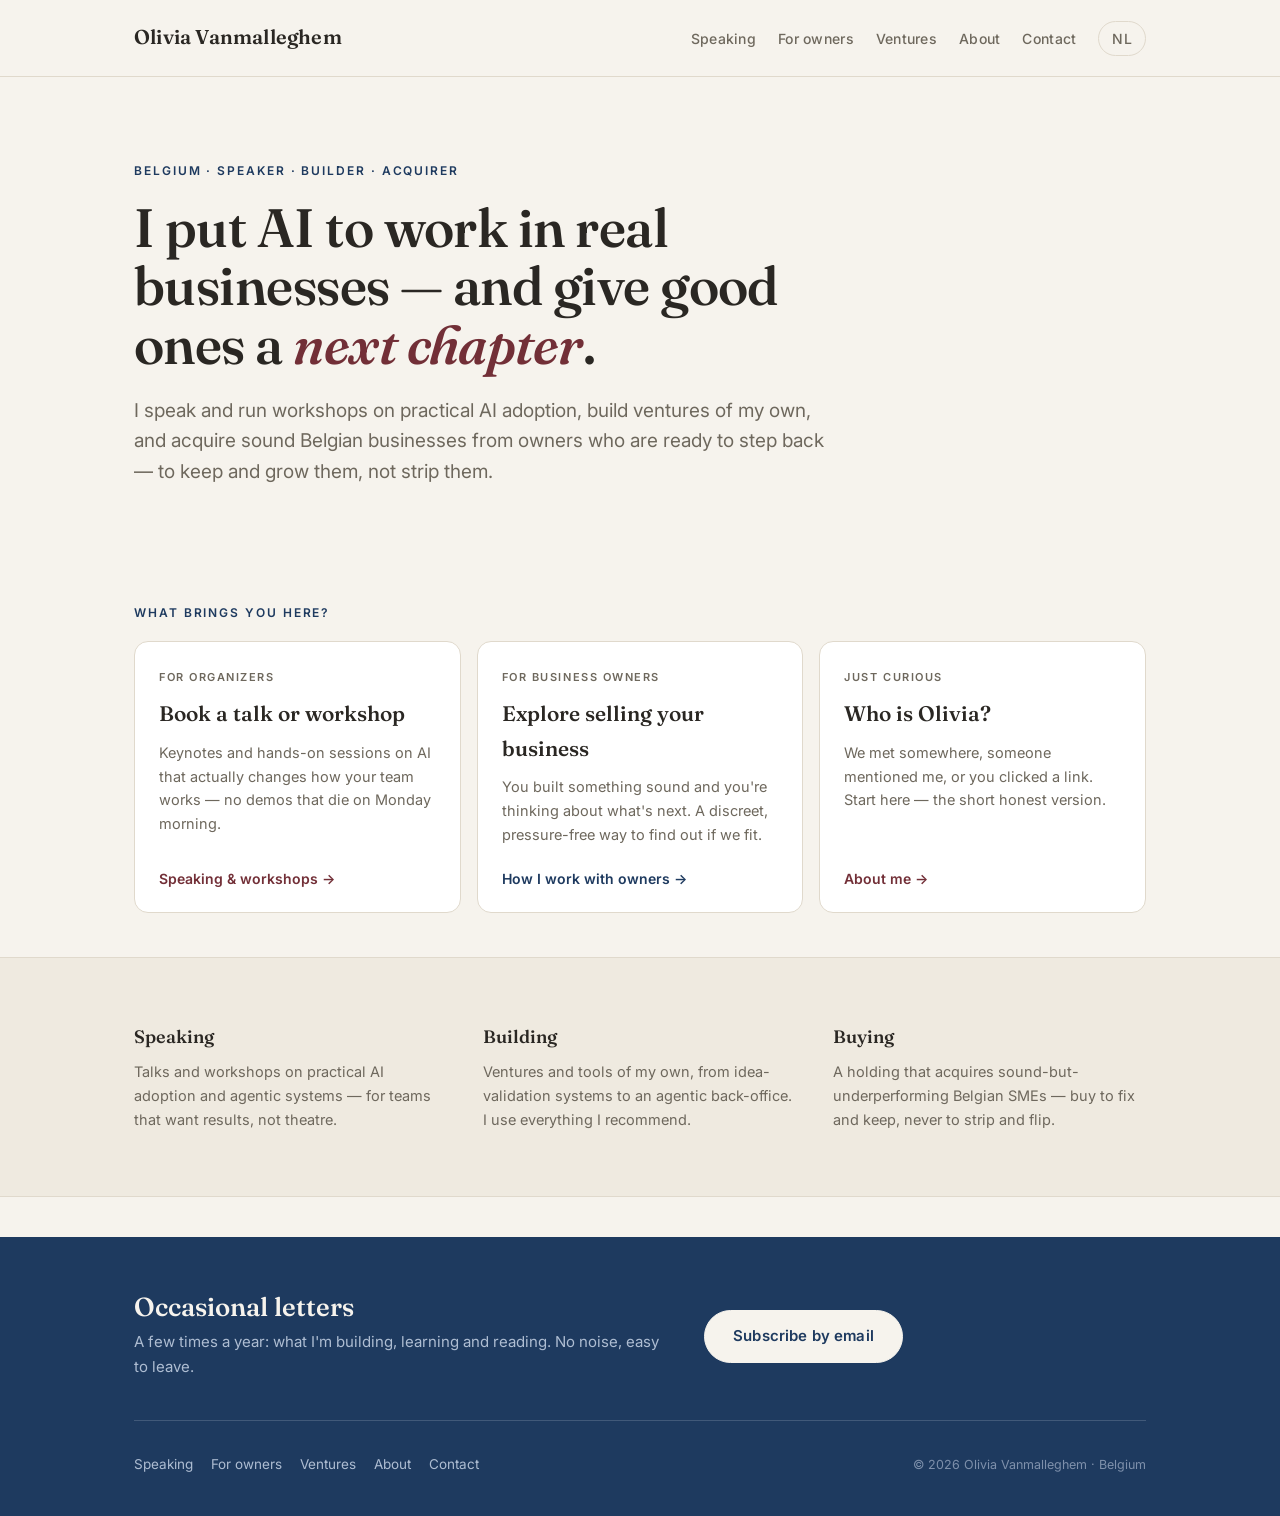
<file: sites/olivia-vanmalleghem/index.html>
<!DOCTYPE html>
<html lang="en">
<head>
<meta charset="UTF-8">
<meta name="viewport" content="width=device-width, initial-scale=1.0">
<title>Olivia Vanmalleghem — speaker, builder, buyer of good Belgian businesses</title>
<meta name="description" content="Olivia Vanmalleghem helps teams put AI to work, builds ventures, and gives owners of sound Belgian businesses a better next chapter.">
<link rel="preconnect" href="https://fonts.googleapis.com">
<link href="https://fonts.googleapis.com/css2?family=Fraunces:opsz,wght@9..144,500;9..144,560;9..144,600&family=Inter:wght@400;500;600&display=swap" rel="stylesheet">
<link rel="stylesheet" href="assets/style.css">
</head>
<body>

<header class="site"><div class="head-in">
  <a class="brand" href="index.html">Olivia Vanmalleghem</a>
  <nav class="main">
    <a href="speaking.html">Speaking</a>
    <a href="owners.html">For owners</a>
    <a href="ventures.html">Ventures</a>
    <a href="about.html">About</a>
    <a href="contact.html">Contact</a>
    <a class="lang" href="nl/index.html" hreflang="nl" lang="nl">NL</a>
  </nav>
</div></header>

<main>
  <section class="hero"><div class="wrap">
    <p class="eyebrow">Belgium · speaker · builder · acquirer</p>
    <h1>I put AI to work in real businesses — and give good ones a <em>next chapter</em>.</h1>
    <p class="lede">I speak and run workshops on practical AI adoption, build ventures of my
    own, and acquire sound Belgian businesses from owners who are ready to step back —
    to keep and grow them, not strip them.</p>
  </div></section>

  <section class="tight"><div class="wrap">
    <p class="eyebrow">What brings you here?</p>
    <div class="doors">
      <a class="door" href="speaking.html">
        <span class="k">For organizers</span>
        <h3>Book a talk or workshop</h3>
        <p>Keynotes and hands-on sessions on AI that actually changes how your team works —
        no demos that die on Monday morning.</p>
        <span class="go">Speaking &amp; workshops →</span>
      </a>
      <a class="door owners" href="owners.html">
        <span class="k">For business owners</span>
        <h3>Explore selling your business</h3>
        <p>You built something sound and you're thinking about what's next. A discreet,
        pressure-free way to find out if we fit.</p>
        <span class="go">How I work with owners →</span>
      </a>
      <a class="door" href="about.html">
        <span class="k">Just curious</span>
        <h3>Who is Olivia?</h3>
        <p>We met somewhere, someone mentioned me, or you clicked a link. Start here —
        the short honest version.</p>
        <span class="go">About me →</span>
      </a>
    </div>
  </div></section>

  <section class="strip"><div class="wrap">
    <div class="cols">
      <div>
        <h3>Speaking</h3>
        <p>Talks and workshops on practical AI adoption and agentic systems — for teams
        that want results, not theatre.</p>
      </div>
      <div>
        <h3>Building</h3>
        <p>Ventures and tools of my own, from idea-validation systems to an agentic
        back-office. I use everything I recommend.</p>
      </div>
      <div>
        <h3>Buying</h3>
        <p>A holding that acquires sound-but-underperforming Belgian SMEs — buy to fix
        and keep, never to strip and flip.</p>
      </div>
    </div>
  </div></section>
</main>

<footer class="site"><div class="foot-in">
  <div class="news">
    <div>
      <h2>Occasional letters</h2>
      <p>A few times a year: what I'm building, learning and reading. No noise, easy to leave.</p>
    </div>
    <!-- TODO: replace this mailto stub with a real newsletter provider embed (e.g. Buttondown) -->
    <a class="btn" href="mailto:hello@oliviavanmalleghem.com?subject=Newsletter%20signup">Subscribe by email</a>
  </div>
  <div class="foot-row">
    <nav>
      <a href="speaking.html">Speaking</a>
      <a href="owners.html">For owners</a>
      <a href="ventures.html">Ventures</a>
      <a href="about.html">About</a>
      <a href="contact.html">Contact</a>
    </nav>
    <span class="fine">© 2026 Olivia Vanmalleghem · Belgium</span>
  </div>
</div></footer>

</body>
</html>
</file>
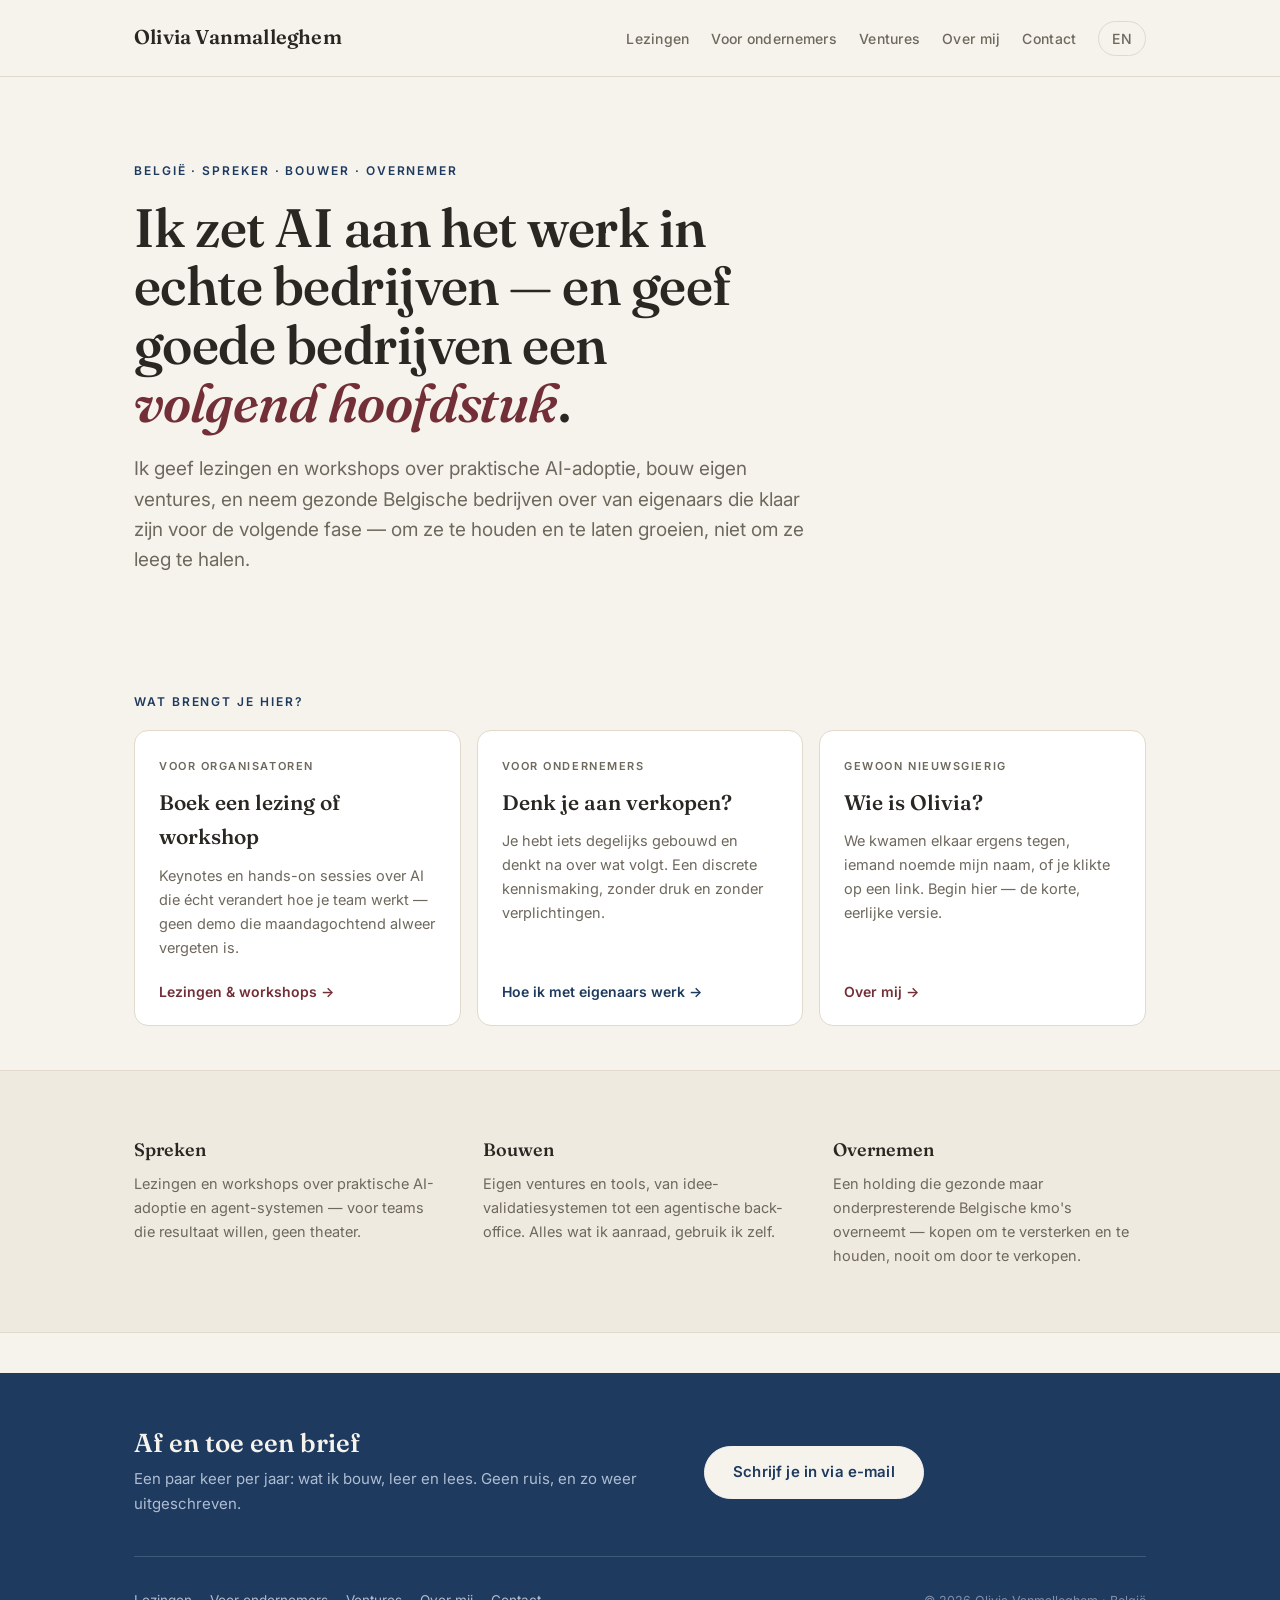
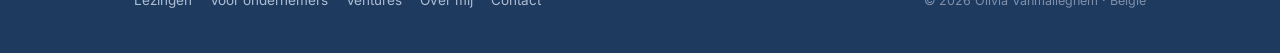
<file: sites/olivia-vanmalleghem/nl/index.html>
<!DOCTYPE html>
<html lang="nl">
<head>
<meta charset="UTF-8">
<meta name="viewport" content="width=device-width, initial-scale=1.0">
<title>Olivia Vanmalleghem — spreker, bouwer, overnemer van goede Belgische bedrijven</title>
<meta name="description" content="Olivia Vanmalleghem zet AI aan het werk in echte bedrijven, bouwt eigen ventures en geeft eigenaars van gezonde Belgische bedrijven een beter volgend hoofdstuk.">
<link rel="preconnect" href="https://fonts.googleapis.com">
<link href="https://fonts.googleapis.com/css2?family=Fraunces:opsz,wght@9..144,500;9..144,560;9..144,600&family=Inter:wght@400;500;600&display=swap" rel="stylesheet">
<link rel="stylesheet" href="../assets/style.css">
</head>
<body>

<header class="site"><div class="head-in">
  <a class="brand" href="index.html">Olivia Vanmalleghem</a>
  <nav class="main">
    <a href="speaking.html">Lezingen</a>
    <a href="owners.html">Voor ondernemers</a>
    <a href="ventures.html">Ventures</a>
    <a href="about.html">Over mij</a>
    <a href="contact.html">Contact</a>
    <a class="lang" href="../index.html" hreflang="en" lang="en">EN</a>
  </nav>
</div></header>

<main>
  <section class="hero"><div class="wrap">
    <p class="eyebrow">België · spreker · bouwer · overnemer</p>
    <h1>Ik zet AI aan het werk in echte bedrijven — en geef goede bedrijven een <em>volgend hoofdstuk</em>.</h1>
    <p class="lede">Ik geef lezingen en workshops over praktische AI-adoptie, bouw eigen
    ventures, en neem gezonde Belgische bedrijven over van eigenaars die klaar zijn voor
    de volgende fase — om ze te houden en te laten groeien, niet om ze leeg te halen.</p>
  </div></section>

  <section class="tight"><div class="wrap">
    <p class="eyebrow">Wat brengt je hier?</p>
    <div class="doors">
      <a class="door" href="speaking.html">
        <span class="k">Voor organisatoren</span>
        <h3>Boek een lezing of workshop</h3>
        <p>Keynotes en hands-on sessies over AI die écht verandert hoe je team werkt —
        geen demo die maandagochtend alweer vergeten is.</p>
        <span class="go">Lezingen &amp; workshops →</span>
      </a>
      <a class="door owners" href="owners.html">
        <span class="k">Voor ondernemers</span>
        <h3>Denk je aan verkopen?</h3>
        <p>Je hebt iets degelijks gebouwd en denkt na over wat volgt. Een discrete
        kennismaking, zonder druk en zonder verplichtingen.</p>
        <span class="go">Hoe ik met eigenaars werk →</span>
      </a>
      <a class="door" href="about.html">
        <span class="k">Gewoon nieuwsgierig</span>
        <h3>Wie is Olivia?</h3>
        <p>We kwamen elkaar ergens tegen, iemand noemde mijn naam, of je klikte op een
        link. Begin hier — de korte, eerlijke versie.</p>
        <span class="go">Over mij →</span>
      </a>
    </div>
  </div></section>

  <section class="strip"><div class="wrap">
    <div class="cols">
      <div>
        <h3>Spreken</h3>
        <p>Lezingen en workshops over praktische AI-adoptie en agent-systemen — voor
        teams die resultaat willen, geen theater.</p>
      </div>
      <div>
        <h3>Bouwen</h3>
        <p>Eigen ventures en tools, van idee-validatiesystemen tot een agentische
        back-office. Alles wat ik aanraad, gebruik ik zelf.</p>
      </div>
      <div>
        <h3>Overnemen</h3>
        <p>Een holding die gezonde maar onderpresterende Belgische kmo's overneemt —
        kopen om te versterken en te houden, nooit om door te verkopen.</p>
      </div>
    </div>
  </div></section>
</main>

<footer class="site"><div class="foot-in">
  <div class="news">
    <div>
      <h2>Af en toe een brief</h2>
      <p>Een paar keer per jaar: wat ik bouw, leer en lees. Geen ruis, en zo weer uitgeschreven.</p>
    </div>
    <!-- TODO: replace this mailto stub with a real newsletter provider embed (e.g. Buttondown) -->
    <a class="btn" href="mailto:hello@oliviavanmalleghem.com?subject=Inschrijven%20nieuwsbrief">Schrijf je in via e-mail</a>
  </div>
  <div class="foot-row">
    <nav>
      <a href="speaking.html">Lezingen</a>
      <a href="owners.html">Voor ondernemers</a>
      <a href="ventures.html">Ventures</a>
      <a href="about.html">Over mij</a>
      <a href="contact.html">Contact</a>
    </nav>
    <span class="fine">© 2026 Olivia Vanmalleghem · België</span>
  </div>
</div></footer>

</body>
</html>
</file>
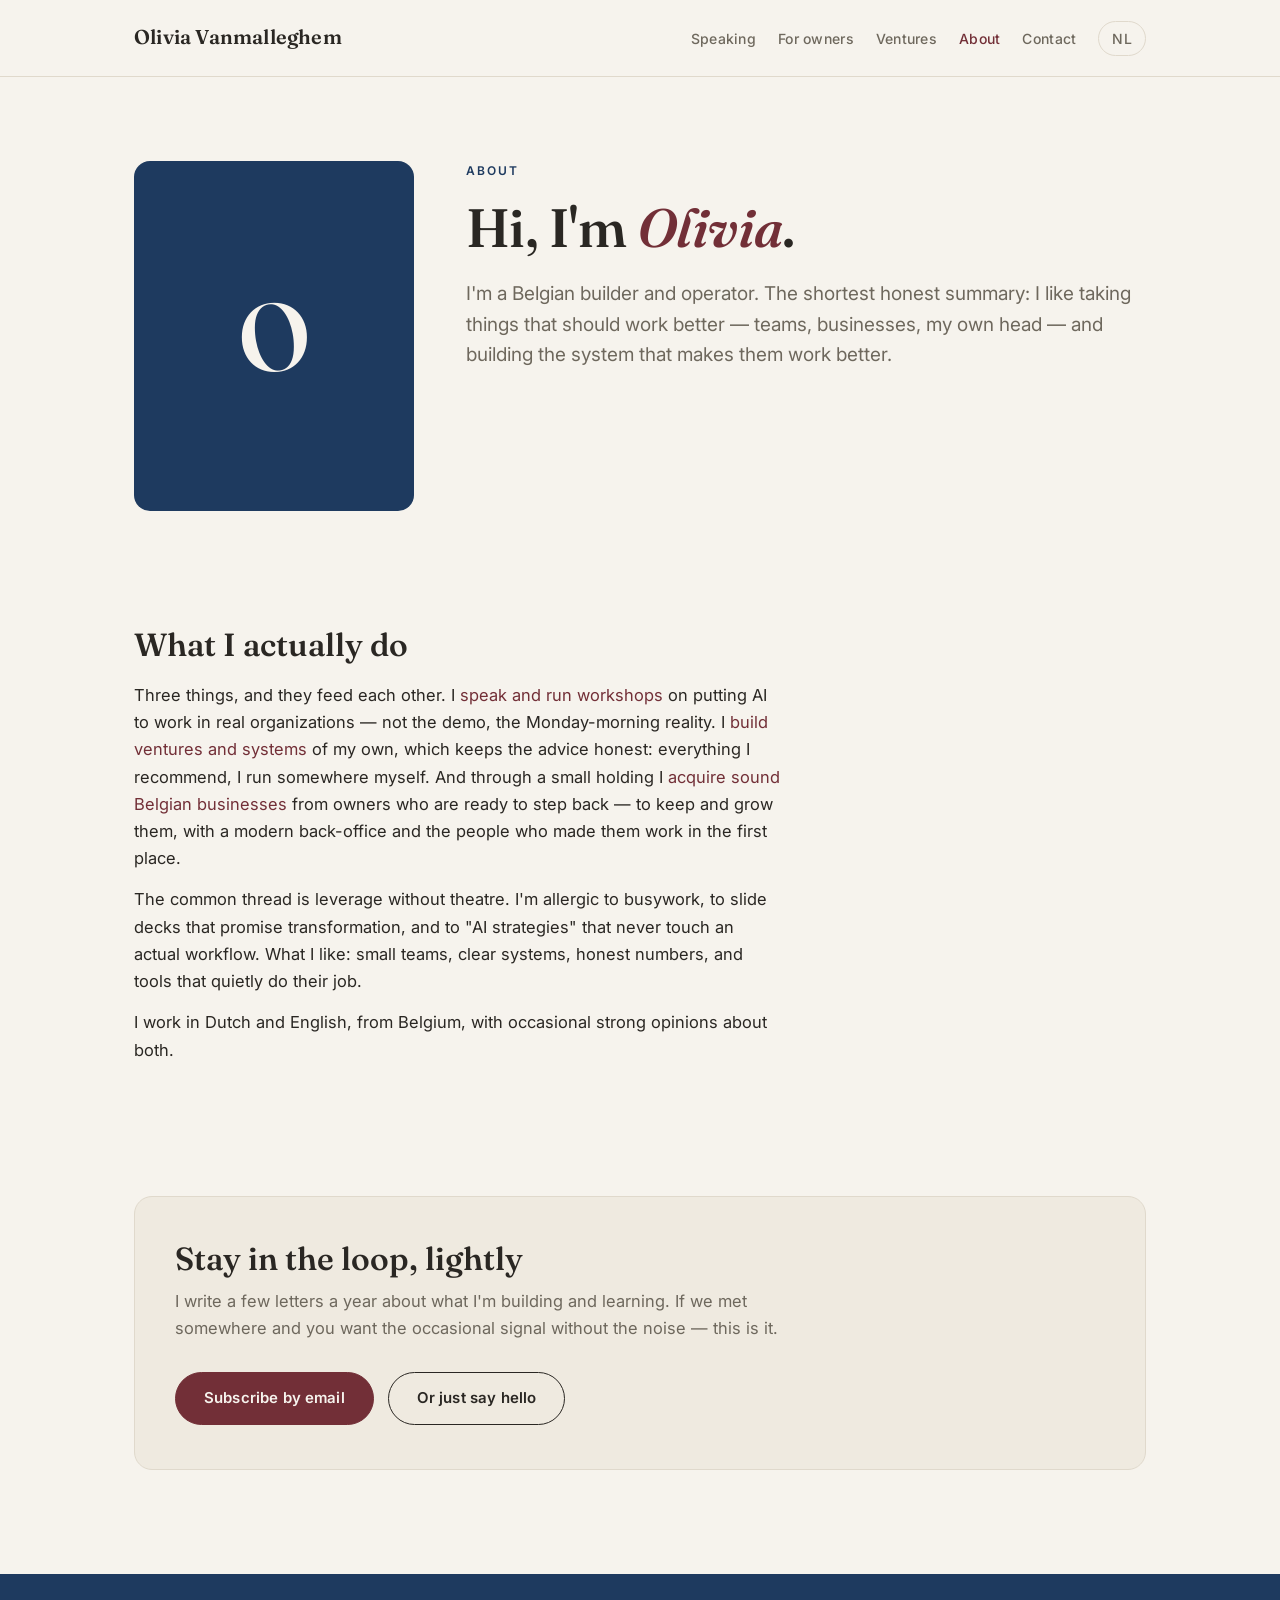
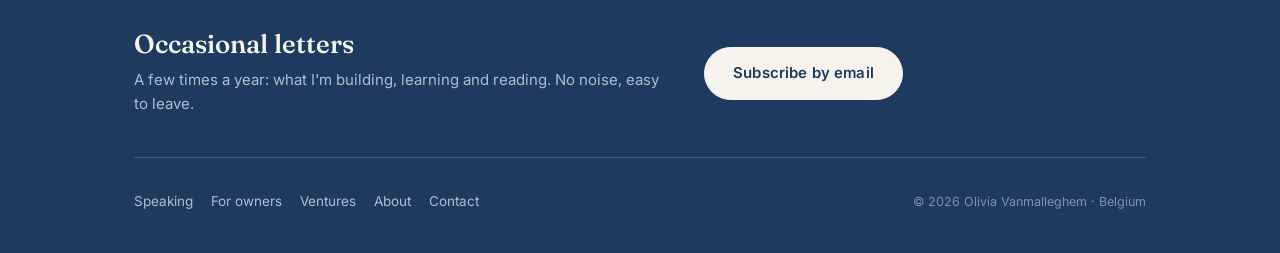
<file: sites/olivia-vanmalleghem/about.html>
<!DOCTYPE html>
<html lang="en">
<head>
<meta charset="UTF-8">
<meta name="viewport" content="width=device-width, initial-scale=1.0">
<title>About — Olivia Vanmalleghem</title>
<meta name="description" content="Who Olivia Vanmalleghem is: a Belgian builder and operator who speaks on practical AI, runs her own ventures, and acquires sound SMEs to keep and grow.">
<link rel="preconnect" href="https://fonts.googleapis.com">
<link href="https://fonts.googleapis.com/css2?family=Fraunces:opsz,wght@9..144,500;9..144,560;9..144,600&family=Inter:wght@400;500;600&display=swap" rel="stylesheet">
<link rel="stylesheet" href="assets/style.css">
</head>
<body>

<header class="site"><div class="head-in">
  <a class="brand" href="index.html">Olivia Vanmalleghem</a>
  <nav class="main">
    <a href="speaking.html">Speaking</a>
    <a href="owners.html">For owners</a>
    <a href="ventures.html">Ventures</a>
    <a href="about.html" aria-current="page">About</a>
    <a href="contact.html">Contact</a>
    <a class="lang" href="nl/about.html" hreflang="nl" lang="nl">NL</a>
  </nav>
</div></header>

<main>
  <section class="hero"><div class="wrap">
    <div class="about-grid">
      <!-- TODO: replace monogram block with a real portrait photo -->
      <div class="portrait" role="img" aria-label="Portrait placeholder — monogram O">O</div>
      <div>
        <p class="eyebrow">About</p>
        <h1>Hi, I'm <em>Olivia</em>.</h1>
        <p class="lede">I'm a Belgian builder and operator. The shortest honest summary:
        I like taking things that should work better — teams, businesses, my own head —
        and building the system that makes them work better.</p>
      </div>
    </div>
  </div></section>

  <section class="tight"><div class="wrap">
    <h2>What I actually do</h2>
    <p>Three things, and they feed each other. I <a href="speaking.html">speak and run
    workshops</a> on putting AI to work in real organizations — not the demo, the
    Monday-morning reality. I <a href="ventures.html">build ventures and systems</a> of
    my own, which keeps the advice honest: everything I recommend, I run somewhere
    myself. And through a small holding I <a href="owners.html">acquire sound Belgian
    businesses</a> from owners who are ready to step back — to keep and grow them, with
    a modern back-office and the people who made them work in the first place.</p>
    <p>The common thread is leverage without theatre. I'm allergic to busywork, to slide
    decks that promise transformation, and to "AI strategies" that never touch an actual
    workflow. What I like: small teams, clear systems, honest numbers, and tools that
    quietly do their job.</p>
    <p>I work in Dutch and English, from Belgium, with occasional strong opinions about
    both.</p>
  </div></section>

  <section><div class="wrap">
    <div class="cta-panel">
      <h2>Stay in the loop, lightly</h2>
      <p>I write a few letters a year about what I'm building and learning. If we met
      somewhere and you want the occasional signal without the noise — this is it.</p>
      <div class="cta-row">
        <!-- TODO: replace this mailto stub with a real newsletter provider embed (e.g. Buttondown) -->
        <a class="btn" href="mailto:hello@oliviavanmalleghem.com?subject=Newsletter%20signup">Subscribe by email</a>
        <a class="btn ghost" href="contact.html">Or just say hello</a>
      </div>
    </div>
  </div></section>
</main>

<footer class="site"><div class="foot-in">
  <div class="news">
    <div>
      <h2>Occasional letters</h2>
      <p>A few times a year: what I'm building, learning and reading. No noise, easy to leave.</p>
    </div>
    <!-- TODO: replace this mailto stub with a real newsletter provider embed (e.g. Buttondown) -->
    <a class="btn" href="mailto:hello@oliviavanmalleghem.com?subject=Newsletter%20signup">Subscribe by email</a>
  </div>
  <div class="foot-row">
    <nav>
      <a href="speaking.html">Speaking</a>
      <a href="owners.html">For owners</a>
      <a href="ventures.html">Ventures</a>
      <a href="about.html">About</a>
      <a href="contact.html">Contact</a>
    </nav>
    <span class="fine">© 2026 Olivia Vanmalleghem · Belgium</span>
  </div>
</div></footer>

</body>
</html>
</file>
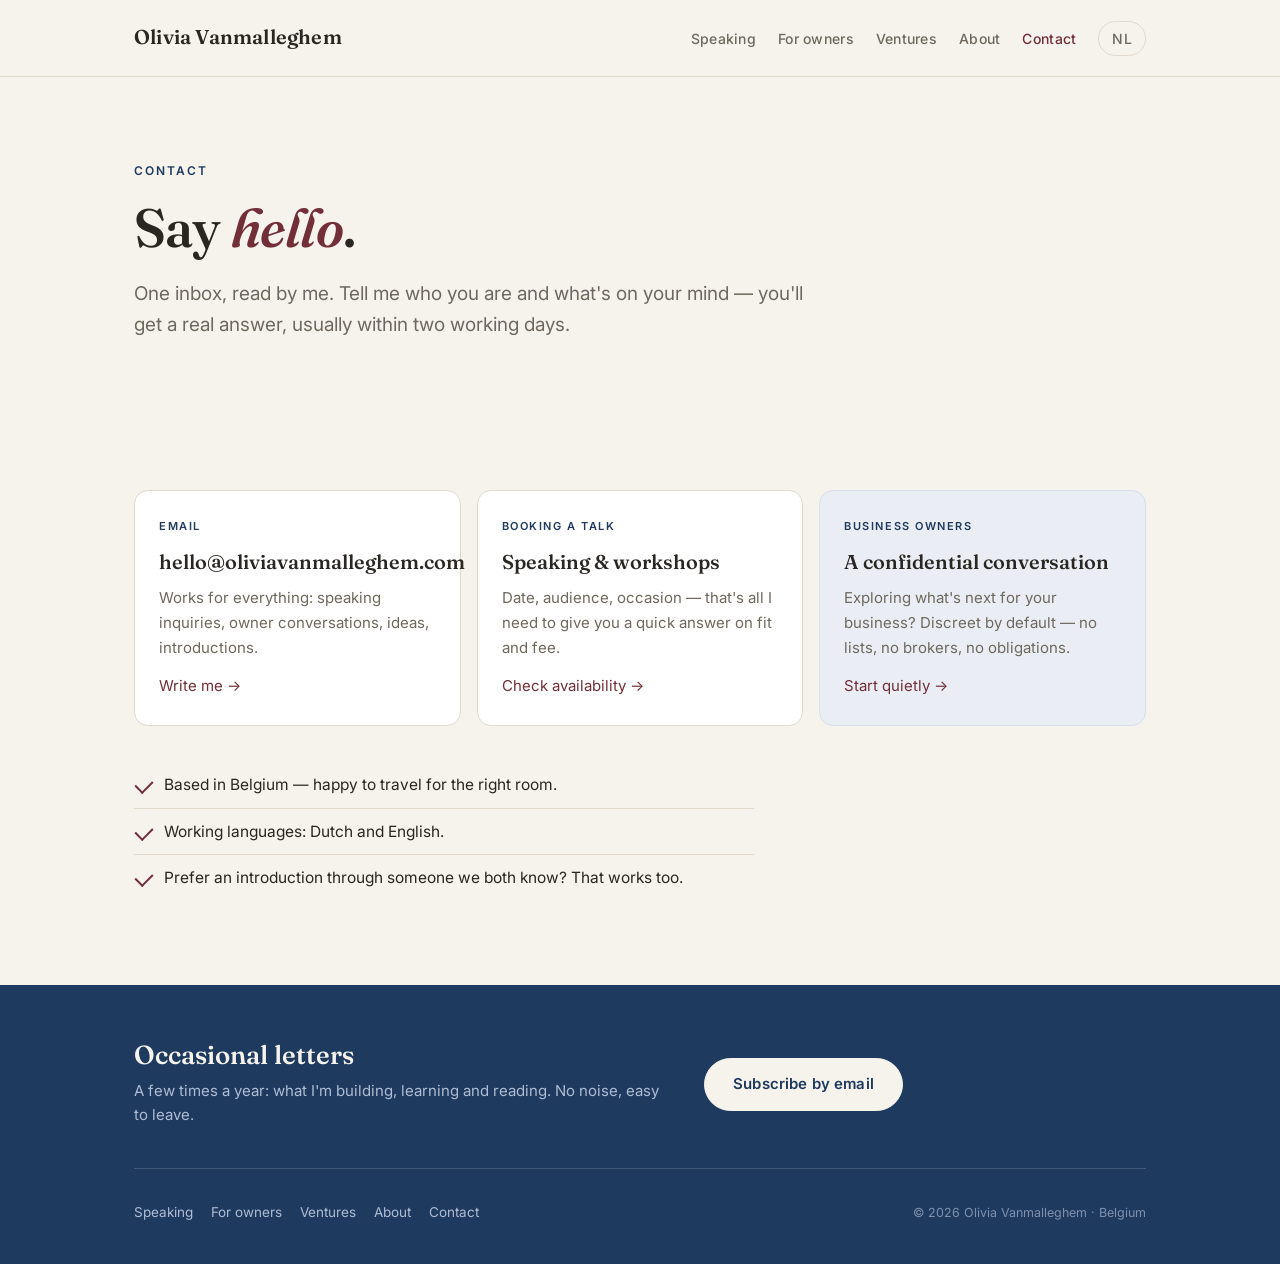
<file: sites/olivia-vanmalleghem/contact.html>
<!DOCTYPE html>
<html lang="en">
<head>
<meta charset="UTF-8">
<meta name="viewport" content="width=device-width, initial-scale=1.0">
<title>Contact — Olivia Vanmalleghem</title>
<meta name="description" content="Get in touch with Olivia Vanmalleghem — speaking inquiries, confidential conversations for business owners, or just to say hello.">
<link rel="preconnect" href="https://fonts.googleapis.com">
<link href="https://fonts.googleapis.com/css2?family=Fraunces:opsz,wght@9..144,500;9..144,560;9..144,600&family=Inter:wght@400;500;600&display=swap" rel="stylesheet">
<link rel="stylesheet" href="assets/style.css">
</head>
<body>

<header class="site"><div class="head-in">
  <a class="brand" href="index.html">Olivia Vanmalleghem</a>
  <nav class="main">
    <a href="speaking.html">Speaking</a>
    <a href="owners.html">For owners</a>
    <a href="ventures.html">Ventures</a>
    <a href="about.html">About</a>
    <a href="contact.html" aria-current="page">Contact</a>
    <a class="lang" href="nl/contact.html" hreflang="nl" lang="nl">NL</a>
  </nav>
</div></header>

<main>
  <section class="hero"><div class="wrap">
    <p class="eyebrow">Contact</p>
    <h1>Say <em>hello</em>.</h1>
    <p class="lede">One inbox, read by me. Tell me who you are and what's on your mind —
    you'll get a real answer, usually within two working days.</p>
  </div></section>

  <section class="tight"><div class="wrap">
    <div class="cards">
      <div class="card">
        <span class="k">Email</span>
        <h3>hello@oliviavanmalleghem.com</h3>
        <p>Works for everything: speaking inquiries, owner conversations, ideas,
        introductions.</p>
        <p><a href="mailto:hello@oliviavanmalleghem.com">Write me →</a></p>
      </div>
      <div class="card">
        <span class="k">Booking a talk</span>
        <h3>Speaking &amp; workshops</h3>
        <p>Date, audience, occasion — that's all I need to give you a quick answer on
        fit and fee.</p>
        <!-- TODO: replace mailto with a Cal.com/Calendly link once a booking tool is chosen -->
        <p><a href="mailto:hello@oliviavanmalleghem.com?subject=Speaking%20inquiry">Check availability →</a></p>
      </div>
      <div class="card tinted">
        <span class="k">Business owners</span>
        <h3>A confidential conversation</h3>
        <p>Exploring what's next for your business? Discreet by default — no lists, no
        brokers, no obligations.</p>
        <p><a href="mailto:hello@oliviavanmalleghem.com?subject=Confidential%20conversation">Start quietly →</a></p>
      </div>
    </div>
    <ul class="checks" style="margin-top:36px;">
      <li>Based in Belgium — happy to travel for the right room.</li>
      <li>Working languages: Dutch and English.</li>
      <li>Prefer an introduction through someone we both know? That works too.</li>
    </ul>
  </div></section>
</main>

<footer class="site"><div class="foot-in">
  <div class="news">
    <div>
      <h2>Occasional letters</h2>
      <p>A few times a year: what I'm building, learning and reading. No noise, easy to leave.</p>
    </div>
    <!-- TODO: replace this mailto stub with a real newsletter provider embed (e.g. Buttondown) -->
    <a class="btn" href="mailto:hello@oliviavanmalleghem.com?subject=Newsletter%20signup">Subscribe by email</a>
  </div>
  <div class="foot-row">
    <nav>
      <a href="speaking.html">Speaking</a>
      <a href="owners.html">For owners</a>
      <a href="ventures.html">Ventures</a>
      <a href="about.html">About</a>
      <a href="contact.html">Contact</a>
    </nav>
    <span class="fine">© 2026 Olivia Vanmalleghem · Belgium</span>
  </div>
</div></footer>

</body>
</html>
</file>
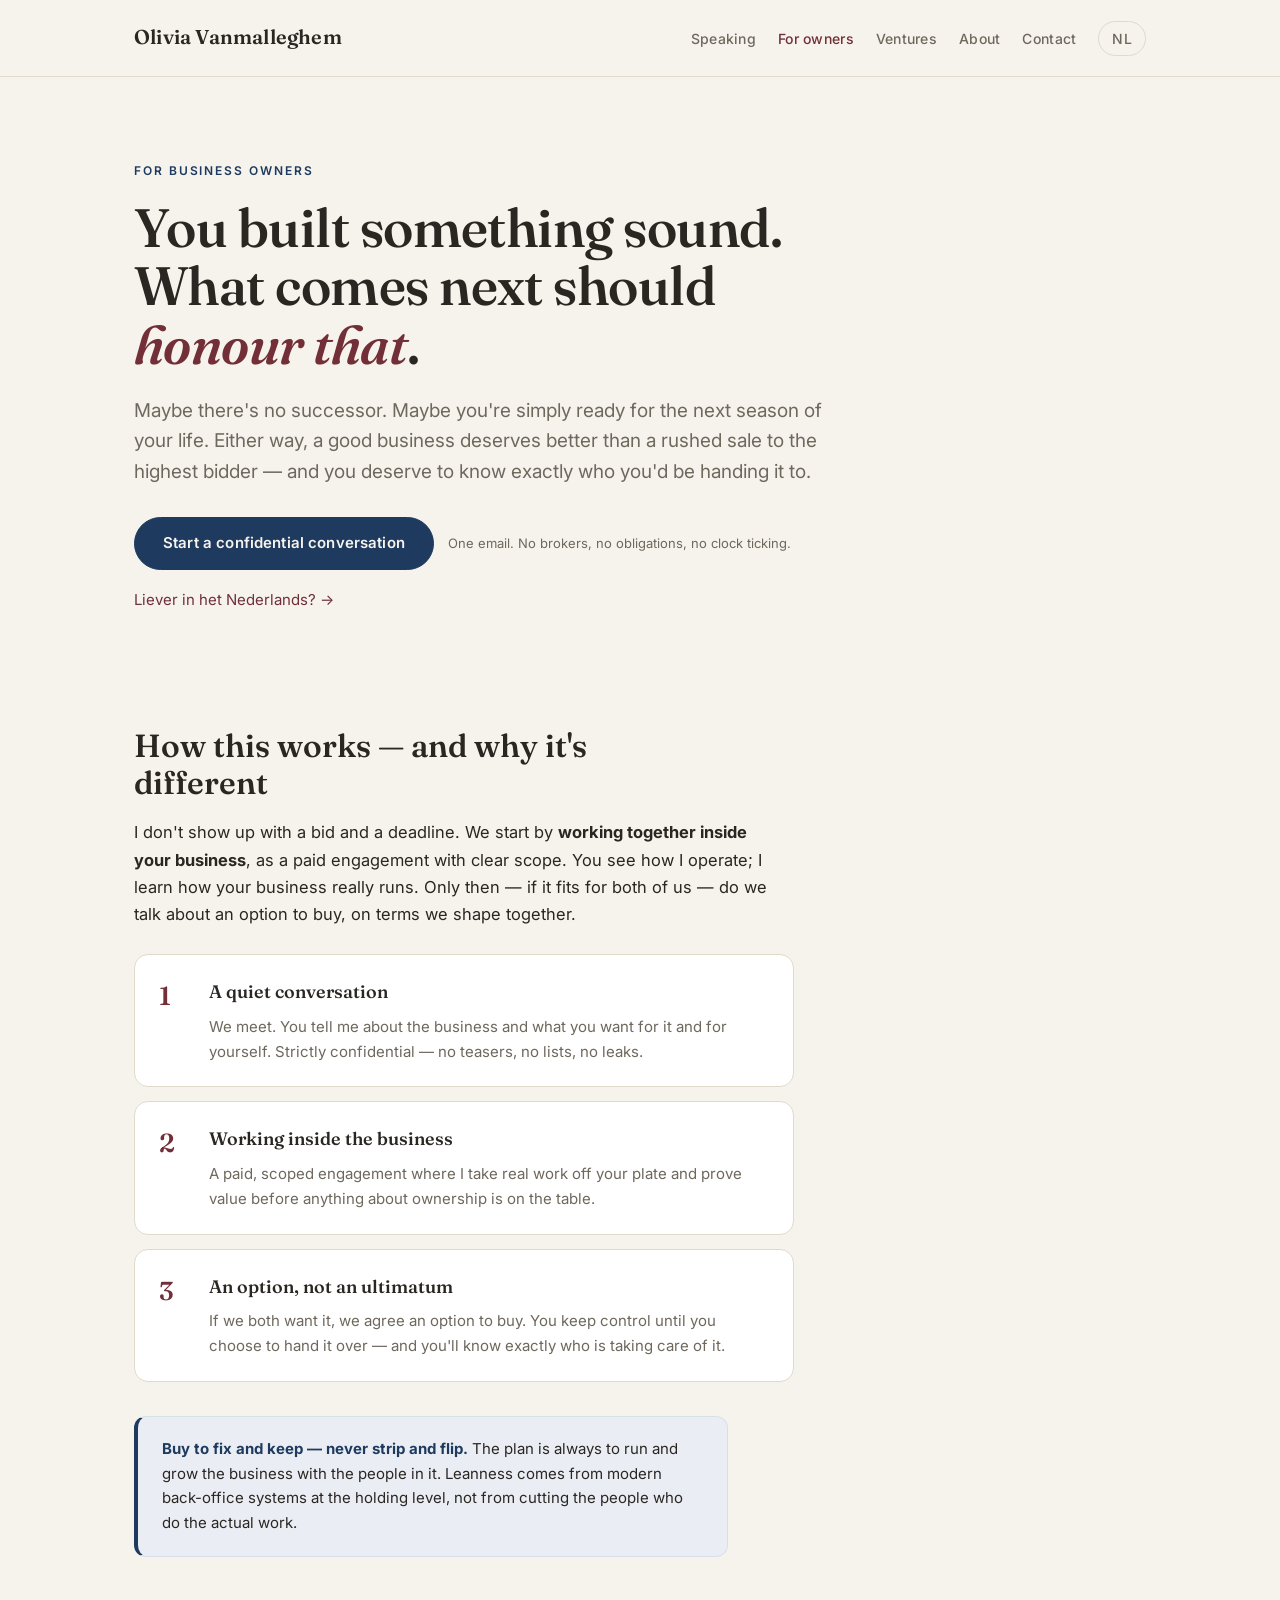
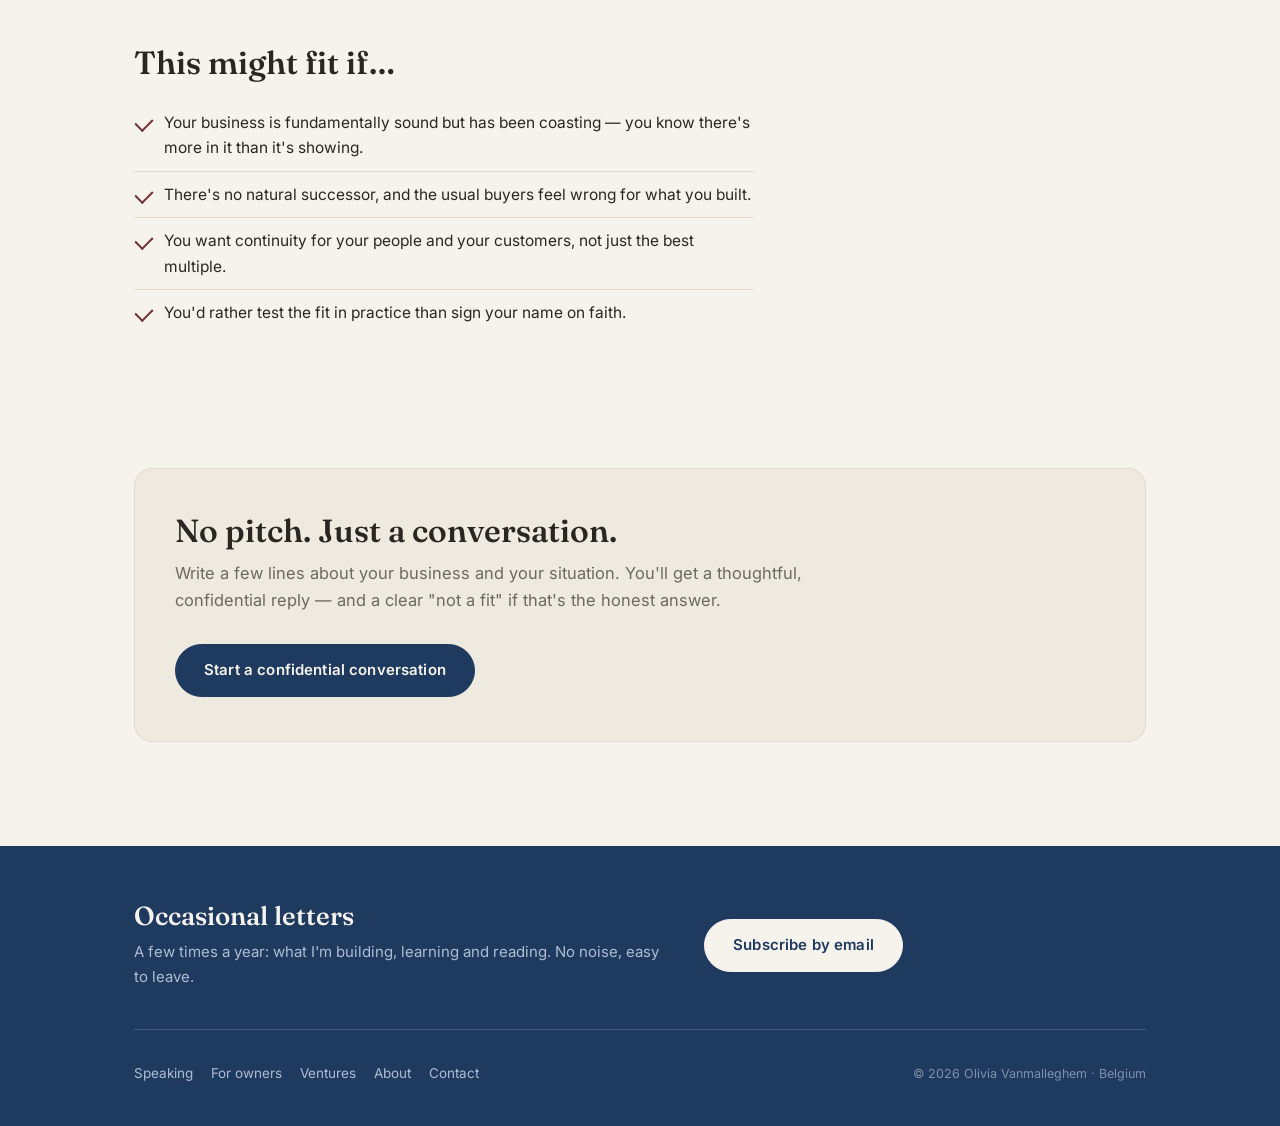
<file: sites/olivia-vanmalleghem/owners.html>
<!DOCTYPE html>
<html lang="en">
<head>
<meta charset="UTF-8">
<meta name="viewport" content="width=device-width, initial-scale=1.0">
<title>For business owners — Olivia Vanmalleghem</title>
<meta name="description" content="A discreet, pressure-free path for owners of sound Belgian businesses thinking about what comes next. Service first, option to buy later — keep and grow, never strip and flip.">
<link rel="preconnect" href="https://fonts.googleapis.com">
<link href="https://fonts.googleapis.com/css2?family=Fraunces:opsz,wght@9..144,500;9..144,560;9..144,600&family=Inter:wght@400;500;600&display=swap" rel="stylesheet">
<link rel="stylesheet" href="assets/style.css">
</head>
<body>

<header class="site"><div class="head-in">
  <a class="brand" href="index.html">Olivia Vanmalleghem</a>
  <nav class="main">
    <a href="speaking.html">Speaking</a>
    <a href="owners.html" aria-current="page">For owners</a>
    <a href="ventures.html">Ventures</a>
    <a href="about.html">About</a>
    <a href="contact.html">Contact</a>
    <a class="lang" href="nl/owners.html" hreflang="nl" lang="nl">NL</a>
  </nav>
</div></header>

<main>
  <section class="hero"><div class="wrap">
    <p class="eyebrow">For business owners</p>
    <h1>You built something sound. What comes next should <em>honour that</em>.</h1>
    <p class="lede">Maybe there's no successor. Maybe you're simply ready for the next
    season of your life. Either way, a good business deserves better than a rushed sale
    to the highest bidder — and you deserve to know exactly who you'd be handing it to.</p>
    <div class="cta-row">
      <a class="btn navy" href="mailto:hello@oliviavanmalleghem.com?subject=Confidential%20conversation">Start a confidential conversation</a>
      <span class="cta-note">One email. No brokers, no obligations, no clock ticking.</span>
    </div>
    <p class="lede" style="font-size:15px;margin-top:18px;"><a href="nl/owners.html" hreflang="nl" lang="nl">Liever in het Nederlands? →</a></p>
  </div></section>

  <section class="tight"><div class="wrap">
    <h2>How this works — and why it's different</h2>
    <p>I don't show up with a bid and a deadline. We start by <strong>working together
    inside your business</strong>, as a paid engagement with clear scope. You see how I
    operate; I learn how your business really runs. Only then — if it fits for both of
    us — do we talk about an option to buy, on terms we shape together.</p>
    <ol class="steps">
      <li>
        <h3>A quiet conversation</h3>
        <p>We meet. You tell me about the business and what you want for it and for
        yourself. Strictly confidential — no teasers, no lists, no leaks.</p>
      </li>
      <li>
        <h3>Working inside the business</h3>
        <p>A paid, scoped engagement where I take real work off your plate and prove
        value before anything about ownership is on the table.</p>
      </li>
      <li>
        <h3>An option, not an ultimatum</h3>
        <p>If we both want it, we agree an option to buy. You keep control until you
        choose to hand it over — and you'll know exactly who is taking care of it.</p>
      </li>
    </ol>
    <div class="navy-note">
      <strong>Buy to fix and keep — never strip and flip.</strong> The plan is always to
      run and grow the business with the people in it. Leanness comes from modern
      back-office systems at the holding level, not from cutting the people who do the
      actual work.
    </div>
  </div></section>

  <section class="tight"><div class="wrap">
    <h2>This might fit if…</h2>
    <ul class="checks">
      <li>Your business is fundamentally sound but has been coasting — you know there's
      more in it than it's showing.</li>
      <li>There's no natural successor, and the usual buyers feel wrong for what you built.</li>
      <li>You want continuity for your people and your customers, not just the best
      multiple.</li>
      <li>You'd rather test the fit in practice than sign your name on faith.</li>
    </ul>
  </div></section>

  <section><div class="wrap">
    <div class="cta-panel">
      <h2>No pitch. Just a conversation.</h2>
      <p>Write a few lines about your business and your situation. You'll get a
      thoughtful, confidential reply — and a clear "not a fit" if that's the honest
      answer.</p>
      <div class="cta-row">
        <a class="btn navy" href="mailto:hello@oliviavanmalleghem.com?subject=Confidential%20conversation">Start a confidential conversation</a>
      </div>
    </div>
  </div></section>
</main>

<footer class="site"><div class="foot-in">
  <div class="news">
    <div>
      <h2>Occasional letters</h2>
      <p>A few times a year: what I'm building, learning and reading. No noise, easy to leave.</p>
    </div>
    <!-- TODO: replace this mailto stub with a real newsletter provider embed (e.g. Buttondown) -->
    <a class="btn" href="mailto:hello@oliviavanmalleghem.com?subject=Newsletter%20signup">Subscribe by email</a>
  </div>
  <div class="foot-row">
    <nav>
      <a href="speaking.html">Speaking</a>
      <a href="owners.html">For owners</a>
      <a href="ventures.html">Ventures</a>
      <a href="about.html">About</a>
      <a href="contact.html">Contact</a>
    </nav>
    <span class="fine">© 2026 Olivia Vanmalleghem · Belgium</span>
  </div>
</div></footer>

</body>
</html>
</file>
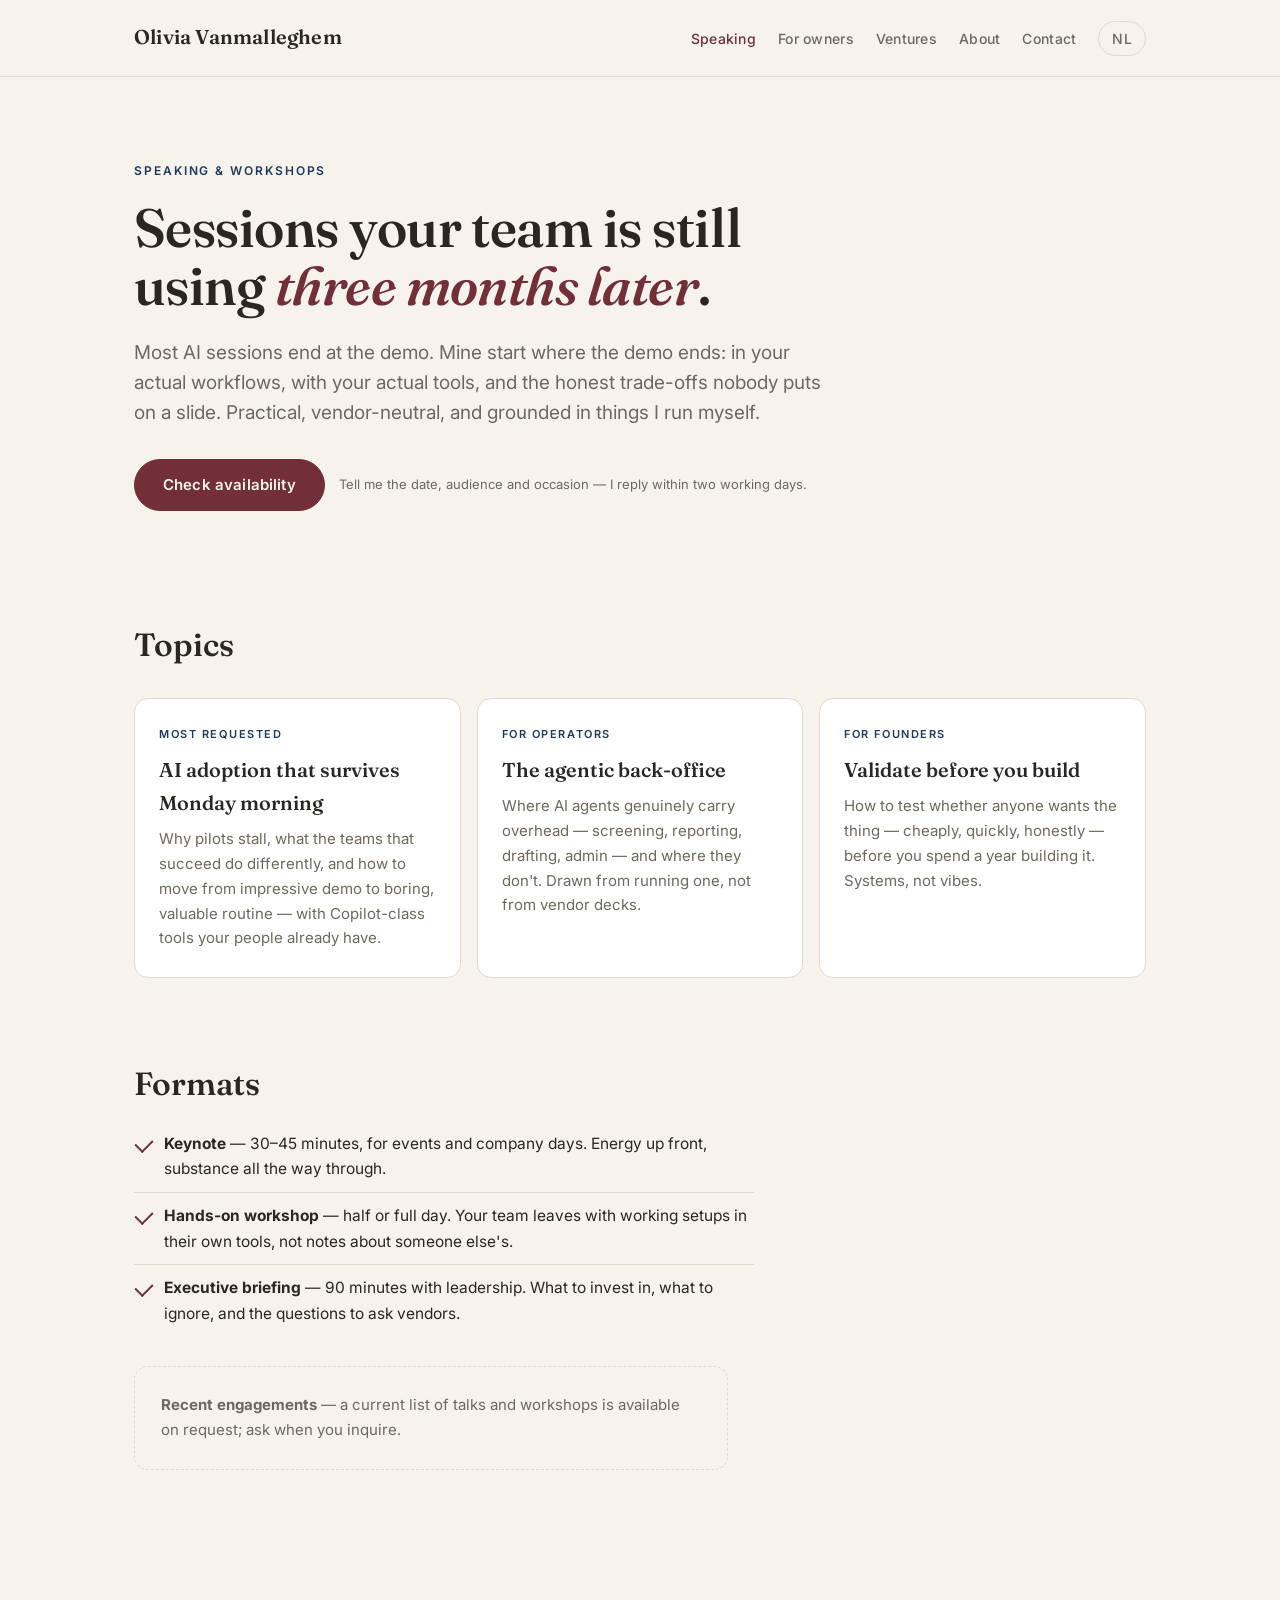
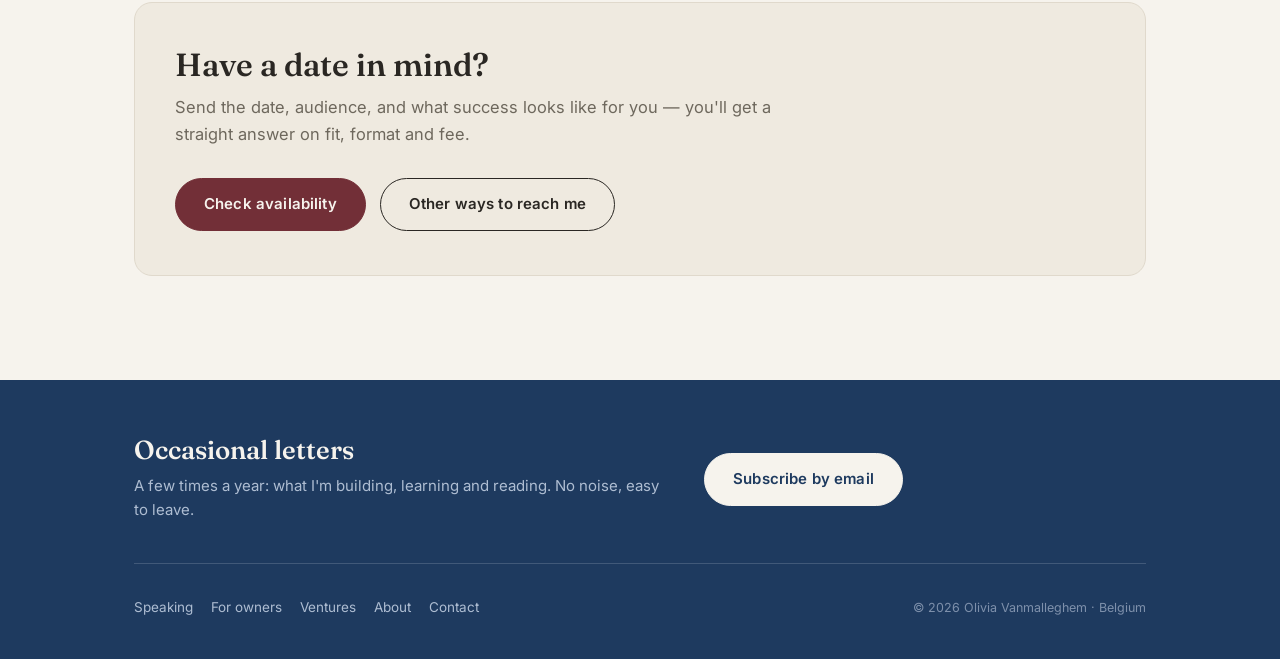
<file: sites/olivia-vanmalleghem/speaking.html>
<!DOCTYPE html>
<html lang="en">
<head>
<meta charset="UTF-8">
<meta name="viewport" content="width=device-width, initial-scale=1.0">
<title>Speaking &amp; workshops — Olivia Vanmalleghem</title>
<meta name="description" content="Keynotes, hands-on workshops and executive briefings on practical AI adoption and agentic systems, by Olivia Vanmalleghem.">
<link rel="preconnect" href="https://fonts.googleapis.com">
<link href="https://fonts.googleapis.com/css2?family=Fraunces:opsz,wght@9..144,500;9..144,560;9..144,600&family=Inter:wght@400;500;600&display=swap" rel="stylesheet">
<link rel="stylesheet" href="assets/style.css">
</head>
<body>

<header class="site"><div class="head-in">
  <a class="brand" href="index.html">Olivia Vanmalleghem</a>
  <nav class="main">
    <a href="speaking.html" aria-current="page">Speaking</a>
    <a href="owners.html">For owners</a>
    <a href="ventures.html">Ventures</a>
    <a href="about.html">About</a>
    <a href="contact.html">Contact</a>
    <a class="lang" href="nl/speaking.html" hreflang="nl" lang="nl">NL</a>
  </nav>
</div></header>

<main>
  <section class="hero"><div class="wrap">
    <p class="eyebrow">Speaking &amp; workshops</p>
    <h1>Sessions your team is still using <em>three months later</em>.</h1>
    <p class="lede">Most AI sessions end at the demo. Mine start where the demo ends: in
    your actual workflows, with your actual tools, and the honest trade-offs nobody puts
    on a slide. Practical, vendor-neutral, and grounded in things I run myself.</p>
    <div class="cta-row">
      <!-- TODO: replace mailto with a Cal.com/Calendly link once a booking tool is chosen -->
      <a class="btn" href="mailto:hello@oliviavanmalleghem.com?subject=Speaking%20inquiry">Check availability</a>
      <span class="cta-note">Tell me the date, audience and occasion — I reply within two working days.</span>
    </div>
  </div></section>

  <section class="tight"><div class="wrap">
    <h2>Topics</h2>
    <div class="cards">
      <div class="card">
        <span class="k">Most requested</span>
        <h3>AI adoption that survives Monday morning</h3>
        <p>Why pilots stall, what the teams that succeed do differently, and how to move
        from impressive demo to boring, valuable routine — with Copilot-class tools your
        people already have.</p>
      </div>
      <div class="card">
        <span class="k">For operators</span>
        <h3>The agentic back-office</h3>
        <p>Where AI agents genuinely carry overhead — screening, reporting, drafting,
        admin — and where they don't. Drawn from running one, not from vendor decks.</p>
      </div>
      <div class="card">
        <span class="k">For founders</span>
        <h3>Validate before you build</h3>
        <p>How to test whether anyone wants the thing — cheaply, quickly, honestly —
        before you spend a year building it. Systems, not vibes.</p>
      </div>
    </div>
  </div></section>

  <section class="tight"><div class="wrap">
    <h2>Formats</h2>
    <ul class="checks">
      <li><strong>Keynote</strong> — 30–45 minutes, for events and company days. Energy up
      front, substance all the way through.</li>
      <li><strong>Hands-on workshop</strong> — half or full day. Your team leaves with
      working setups in their own tools, not notes about someone else's.</li>
      <li><strong>Executive briefing</strong> — 90 minutes with leadership. What to invest
      in, what to ignore, and the questions to ask vendors.</li>
    </ul>
    <div class="placeholder">
      <!-- TODO: replace with a real list of engagements once provided -->
      <strong>Recent engagements</strong> — a current list of talks and workshops is
      available on request; ask when you inquire.
    </div>
  </div></section>

  <section><div class="wrap">
    <div class="cta-panel">
      <h2>Have a date in mind?</h2>
      <p>Send the date, audience, and what success looks like for you — you'll get a
      straight answer on fit, format and fee.</p>
      <div class="cta-row">
        <!-- TODO: replace mailto with a Cal.com/Calendly link once a booking tool is chosen -->
        <a class="btn" href="mailto:hello@oliviavanmalleghem.com?subject=Speaking%20inquiry">Check availability</a>
        <a class="btn ghost" href="contact.html">Other ways to reach me</a>
      </div>
    </div>
  </div></section>
</main>

<footer class="site"><div class="foot-in">
  <div class="news">
    <div>
      <h2>Occasional letters</h2>
      <p>A few times a year: what I'm building, learning and reading. No noise, easy to leave.</p>
    </div>
    <!-- TODO: replace this mailto stub with a real newsletter provider embed (e.g. Buttondown) -->
    <a class="btn" href="mailto:hello@oliviavanmalleghem.com?subject=Newsletter%20signup">Subscribe by email</a>
  </div>
  <div class="foot-row">
    <nav>
      <a href="speaking.html">Speaking</a>
      <a href="owners.html">For owners</a>
      <a href="ventures.html">Ventures</a>
      <a href="about.html">About</a>
      <a href="contact.html">Contact</a>
    </nav>
    <span class="fine">© 2026 Olivia Vanmalleghem · Belgium</span>
  </div>
</div></footer>

</body>
</html>
</file>
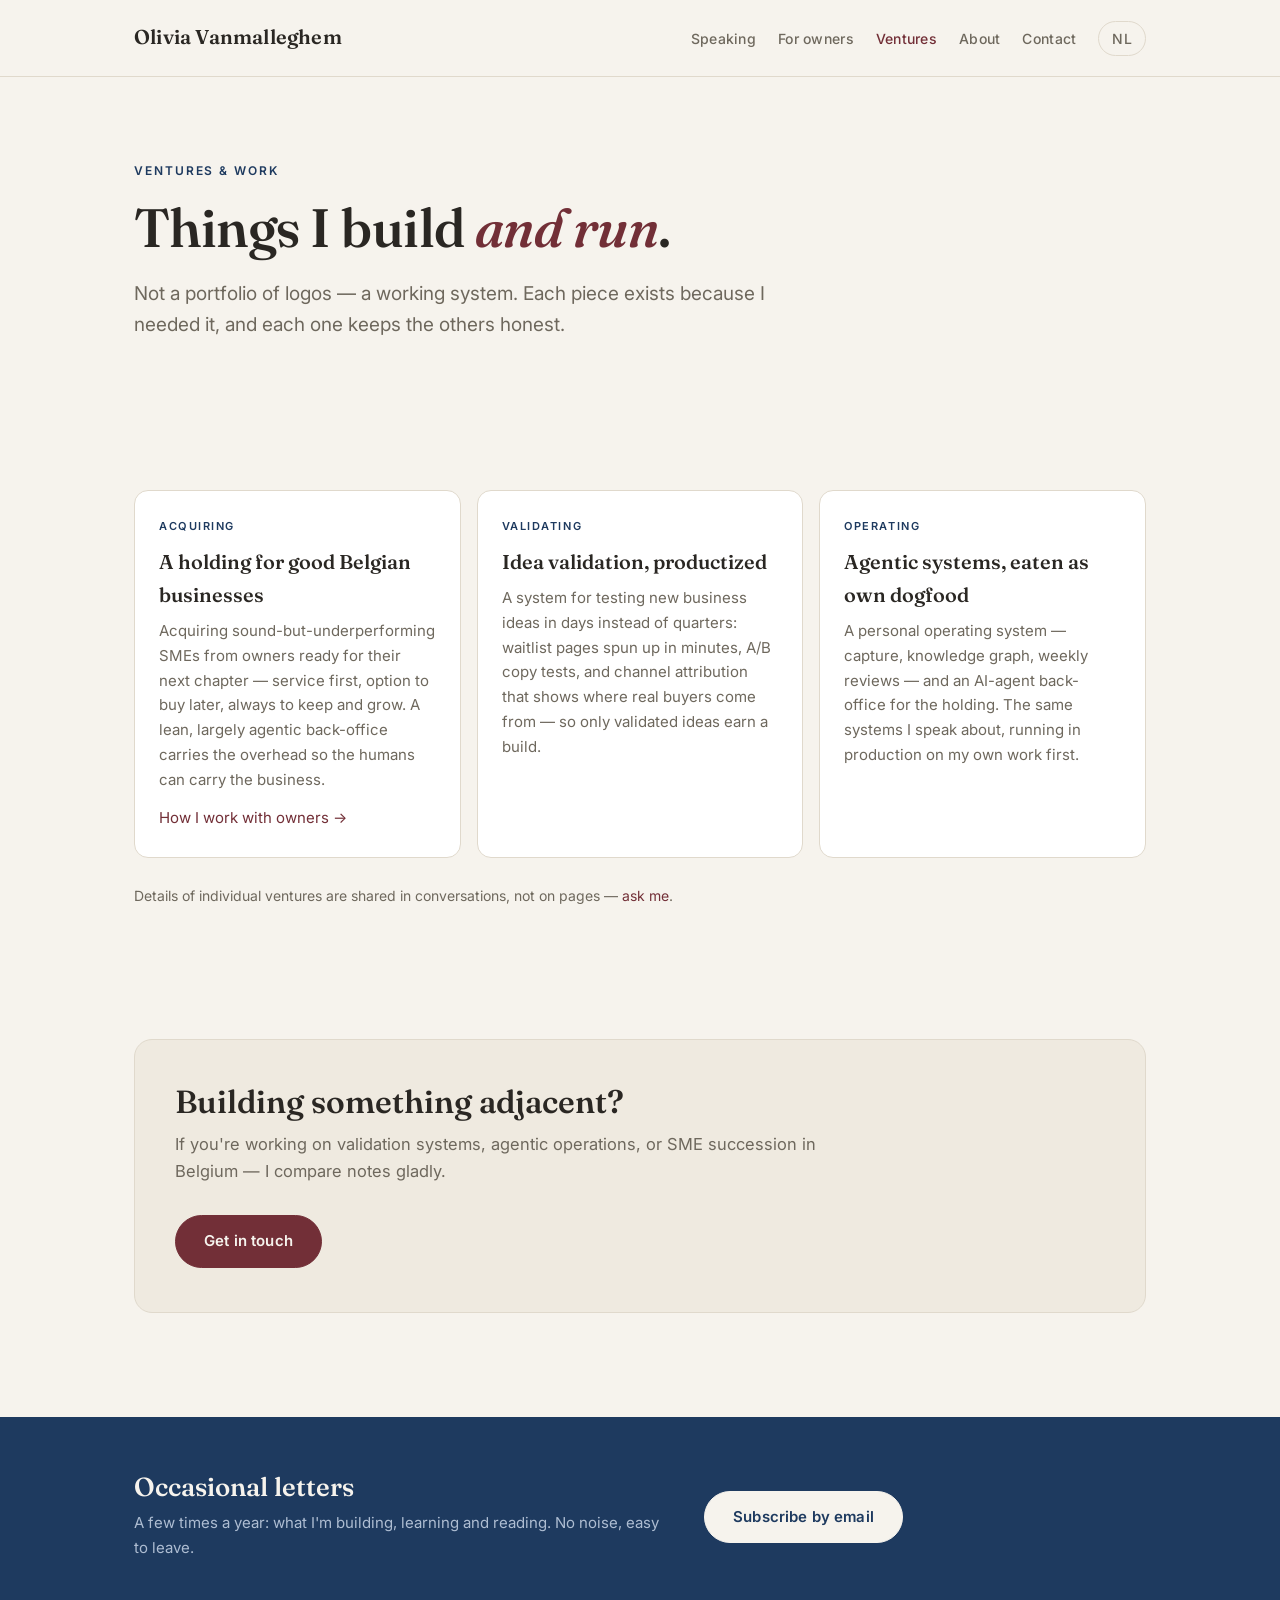
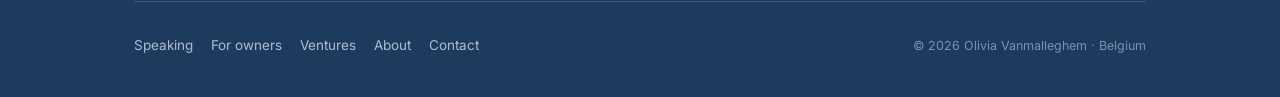
<file: sites/olivia-vanmalleghem/ventures.html>
<!DOCTYPE html>
<html lang="en">
<head>
<meta charset="UTF-8">
<meta name="viewport" content="width=device-width, initial-scale=1.0">
<title>Ventures &amp; work — Olivia Vanmalleghem</title>
<meta name="description" content="What Olivia Vanmalleghem builds and runs: idea-validation systems, an agentic back-office, and a holding for sound Belgian SMEs.">
<link rel="preconnect" href="https://fonts.googleapis.com">
<link href="https://fonts.googleapis.com/css2?family=Fraunces:opsz,wght@9..144,500;9..144,560;9..144,600&family=Inter:wght@400;500;600&display=swap" rel="stylesheet">
<link rel="stylesheet" href="assets/style.css">
</head>
<body>

<header class="site"><div class="head-in">
  <a class="brand" href="index.html">Olivia Vanmalleghem</a>
  <nav class="main">
    <a href="speaking.html">Speaking</a>
    <a href="owners.html">For owners</a>
    <a href="ventures.html" aria-current="page">Ventures</a>
    <a href="about.html">About</a>
    <a href="contact.html">Contact</a>
    <a class="lang" href="nl/ventures.html" hreflang="nl" lang="nl">NL</a>
  </nav>
</div></header>

<main>
  <section class="hero"><div class="wrap">
    <p class="eyebrow">Ventures &amp; work</p>
    <h1>Things I build <em>and run</em>.</h1>
    <p class="lede">Not a portfolio of logos — a working system. Each piece exists because
    I needed it, and each one keeps the others honest.</p>
  </div></section>

  <section class="tight"><div class="wrap">
    <div class="cards">
      <div class="card">
        <span class="k">Acquiring</span>
        <h3>A holding for good Belgian businesses</h3>
        <p>Acquiring sound-but-underperforming SMEs from owners ready for their next
        chapter — service first, option to buy later, always to keep and grow. A lean,
        largely agentic back-office carries the overhead so the humans can carry the
        business.</p>
        <p><a href="owners.html">How I work with owners →</a></p>
      </div>
      <div class="card">
        <span class="k">Validating</span>
        <h3>Idea validation, productized</h3>
        <p>A system for testing new business ideas in days instead of quarters: waitlist
        pages spun up in minutes, A/B copy tests, and channel attribution that shows
        where real buyers come from — so only validated ideas earn a build.</p>
      </div>
      <div class="card">
        <span class="k">Operating</span>
        <h3>Agentic systems, eaten as own dogfood</h3>
        <p>A personal operating system — capture, knowledge graph, weekly reviews — and
        an AI-agent back-office for the holding. The same systems I speak about, running
        in production on my own work first.</p>
      </div>
    </div>
    <p class="muted" style="margin-top:26px;font-size:14px;">Details of individual
    ventures are shared in conversations, not on pages — <a href="contact.html">ask
    me</a>.</p>
  </div></section>

  <section><div class="wrap">
    <div class="cta-panel">
      <h2>Building something adjacent?</h2>
      <p>If you're working on validation systems, agentic operations, or SME succession
      in Belgium — I compare notes gladly.</p>
      <div class="cta-row">
        <a class="btn" href="mailto:hello@oliviavanmalleghem.com?subject=Comparing%20notes">Get in touch</a>
      </div>
    </div>
  </div></section>
</main>

<footer class="site"><div class="foot-in">
  <div class="news">
    <div>
      <h2>Occasional letters</h2>
      <p>A few times a year: what I'm building, learning and reading. No noise, easy to leave.</p>
    </div>
    <!-- TODO: replace this mailto stub with a real newsletter provider embed (e.g. Buttondown) -->
    <a class="btn" href="mailto:hello@oliviavanmalleghem.com?subject=Newsletter%20signup">Subscribe by email</a>
  </div>
  <div class="foot-row">
    <nav>
      <a href="speaking.html">Speaking</a>
      <a href="owners.html">For owners</a>
      <a href="ventures.html">Ventures</a>
      <a href="about.html">About</a>
      <a href="contact.html">Contact</a>
    </nav>
    <span class="fine">© 2026 Olivia Vanmalleghem · Belgium</span>
  </div>
</div></footer>

</body>
</html>
</file>
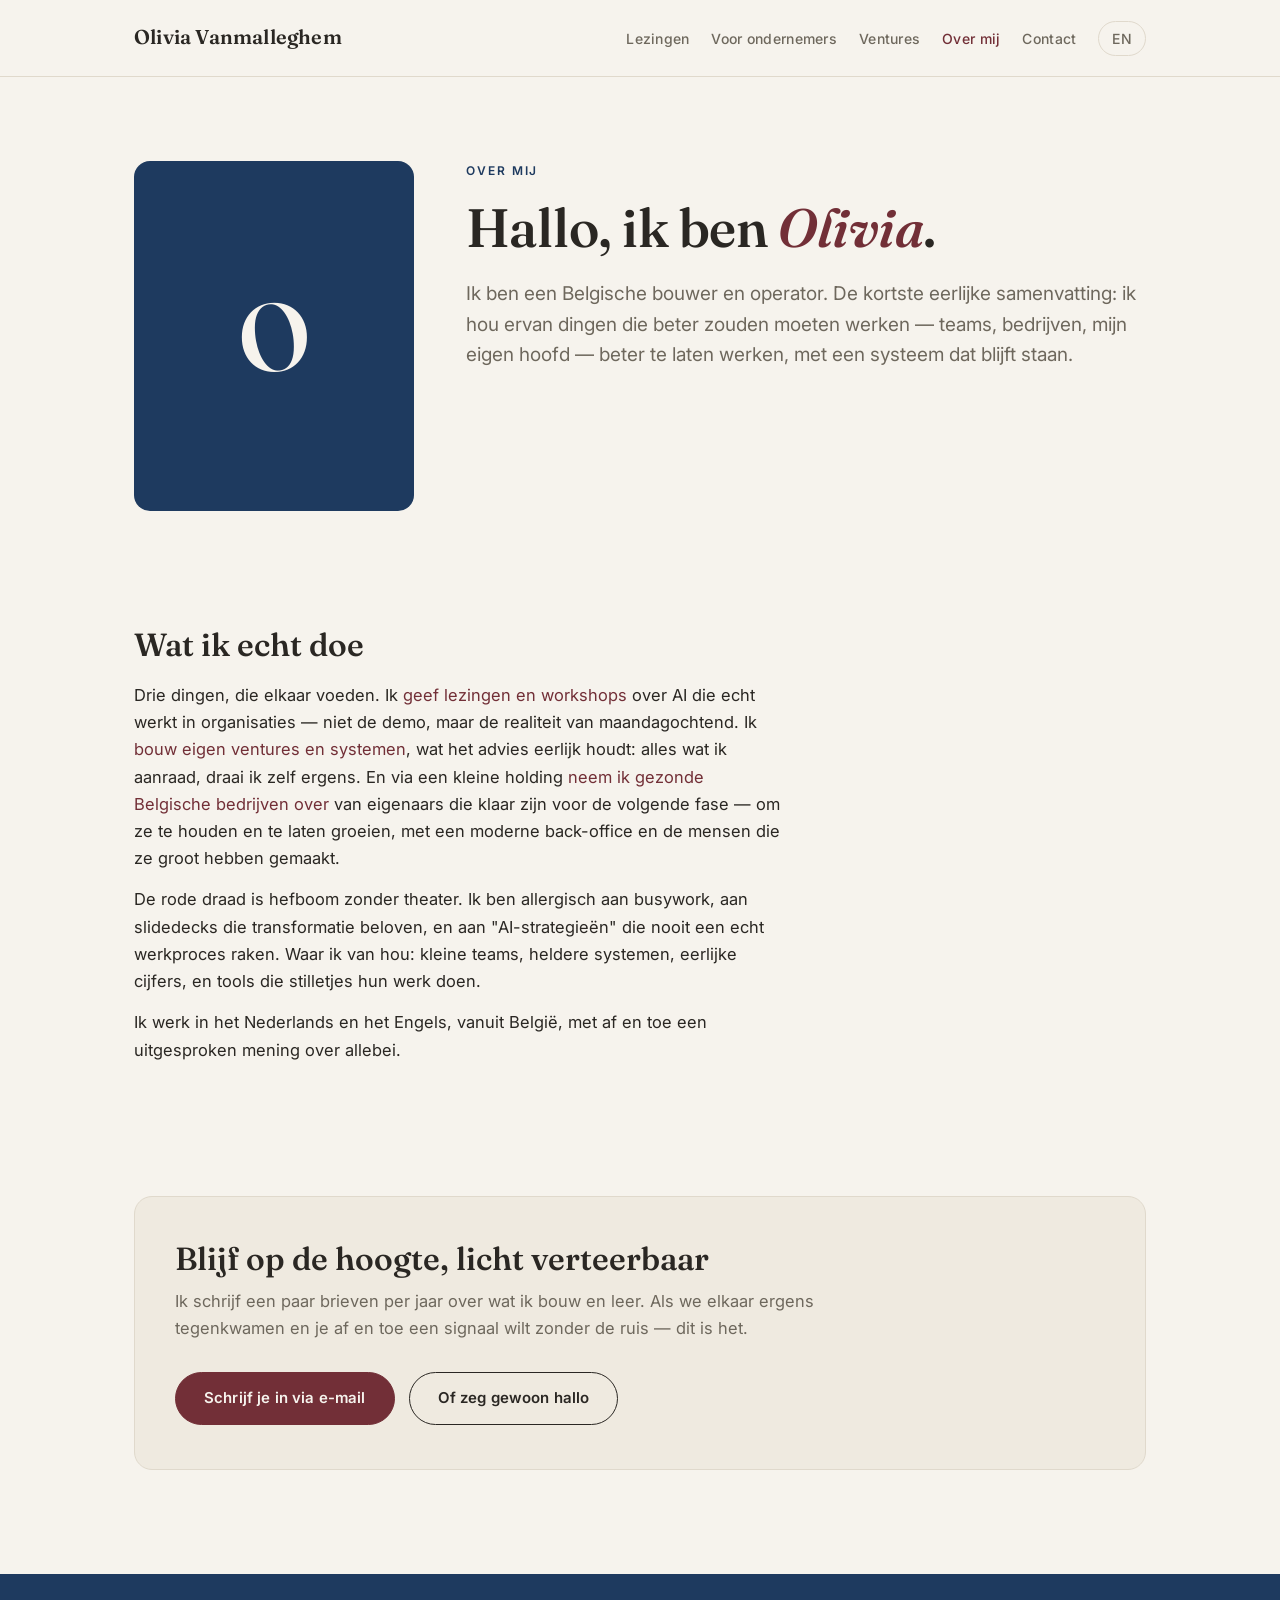
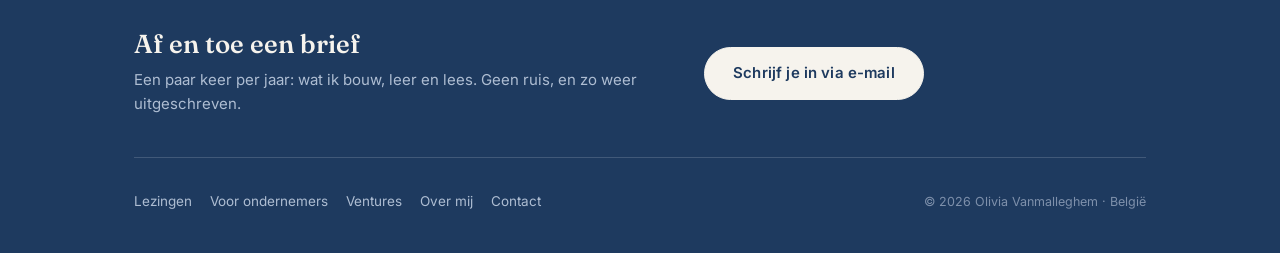
<file: sites/olivia-vanmalleghem/nl/about.html>
<!DOCTYPE html>
<html lang="nl">
<head>
<meta charset="UTF-8">
<meta name="viewport" content="width=device-width, initial-scale=1.0">
<title>Over mij — Olivia Vanmalleghem</title>
<meta name="description" content="Wie Olivia Vanmalleghem is: een Belgische bouwer en operator die spreekt over praktische AI, eigen ventures runt en gezonde kmo's overneemt om ze te versterken.">
<link rel="preconnect" href="https://fonts.googleapis.com">
<link href="https://fonts.googleapis.com/css2?family=Fraunces:opsz,wght@9..144,500;9..144,560;9..144,600&family=Inter:wght@400;500;600&display=swap" rel="stylesheet">
<link rel="stylesheet" href="../assets/style.css">
</head>
<body>

<header class="site"><div class="head-in">
  <a class="brand" href="index.html">Olivia Vanmalleghem</a>
  <nav class="main">
    <a href="speaking.html">Lezingen</a>
    <a href="owners.html">Voor ondernemers</a>
    <a href="ventures.html">Ventures</a>
    <a href="about.html" aria-current="page">Over mij</a>
    <a href="contact.html">Contact</a>
    <a class="lang" href="../about.html" hreflang="en" lang="en">EN</a>
  </nav>
</div></header>

<main>
  <section class="hero"><div class="wrap">
    <div class="about-grid">
      <!-- TODO: replace monogram block with a real portrait photo -->
      <div class="portrait" role="img" aria-label="Portretplaatshouder — monogram O">O</div>
      <div>
        <p class="eyebrow">Over mij</p>
        <h1>Hallo, ik ben <em>Olivia</em>.</h1>
        <p class="lede">Ik ben een Belgische bouwer en operator. De kortste eerlijke
        samenvatting: ik hou ervan dingen die beter zouden moeten werken — teams,
        bedrijven, mijn eigen hoofd — beter te laten werken, met een systeem dat blijft
        staan.</p>
      </div>
    </div>
  </div></section>

  <section class="tight"><div class="wrap">
    <h2>Wat ik echt doe</h2>
    <p>Drie dingen, die elkaar voeden. Ik <a href="speaking.html">geef lezingen en
    workshops</a> over AI die echt werkt in organisaties — niet de demo, maar de realiteit
    van maandagochtend. Ik <a href="ventures.html">bouw eigen ventures en systemen</a>,
    wat het advies eerlijk houdt: alles wat ik aanraad, draai ik zelf ergens. En via een
    kleine holding <a href="owners.html">neem ik gezonde Belgische bedrijven over</a> van
    eigenaars die klaar zijn voor de volgende fase — om ze te houden en te laten groeien,
    met een moderne back-office en de mensen die ze groot hebben gemaakt.</p>
    <p>De rode draad is hefboom zonder theater. Ik ben allergisch aan busywork, aan
    slidedecks die transformatie beloven, en aan "AI-strategieën" die nooit een echt
    werkproces raken. Waar ik van hou: kleine teams, heldere systemen, eerlijke cijfers,
    en tools die stilletjes hun werk doen.</p>
    <p>Ik werk in het Nederlands en het Engels, vanuit België, met af en toe een
    uitgesproken mening over allebei.</p>
  </div></section>

  <section><div class="wrap">
    <div class="cta-panel">
      <h2>Blijf op de hoogte, licht verteerbaar</h2>
      <p>Ik schrijf een paar brieven per jaar over wat ik bouw en leer. Als we elkaar
      ergens tegenkwamen en je af en toe een signaal wilt zonder de ruis — dit is het.</p>
      <div class="cta-row">
        <!-- TODO: replace this mailto stub with a real newsletter provider embed (e.g. Buttondown) -->
        <a class="btn" href="mailto:hello@oliviavanmalleghem.com?subject=Inschrijven%20nieuwsbrief">Schrijf je in via e-mail</a>
        <a class="btn ghost" href="contact.html">Of zeg gewoon hallo</a>
      </div>
    </div>
  </div></section>
</main>

<footer class="site"><div class="foot-in">
  <div class="news">
    <div>
      <h2>Af en toe een brief</h2>
      <p>Een paar keer per jaar: wat ik bouw, leer en lees. Geen ruis, en zo weer uitgeschreven.</p>
    </div>
    <!-- TODO: replace this mailto stub with a real newsletter provider embed (e.g. Buttondown) -->
    <a class="btn" href="mailto:hello@oliviavanmalleghem.com?subject=Inschrijven%20nieuwsbrief">Schrijf je in via e-mail</a>
  </div>
  <div class="foot-row">
    <nav>
      <a href="speaking.html">Lezingen</a>
      <a href="owners.html">Voor ondernemers</a>
      <a href="ventures.html">Ventures</a>
      <a href="about.html">Over mij</a>
      <a href="contact.html">Contact</a>
    </nav>
    <span class="fine">© 2026 Olivia Vanmalleghem · België</span>
  </div>
</div></footer>

</body>
</html>
</file>
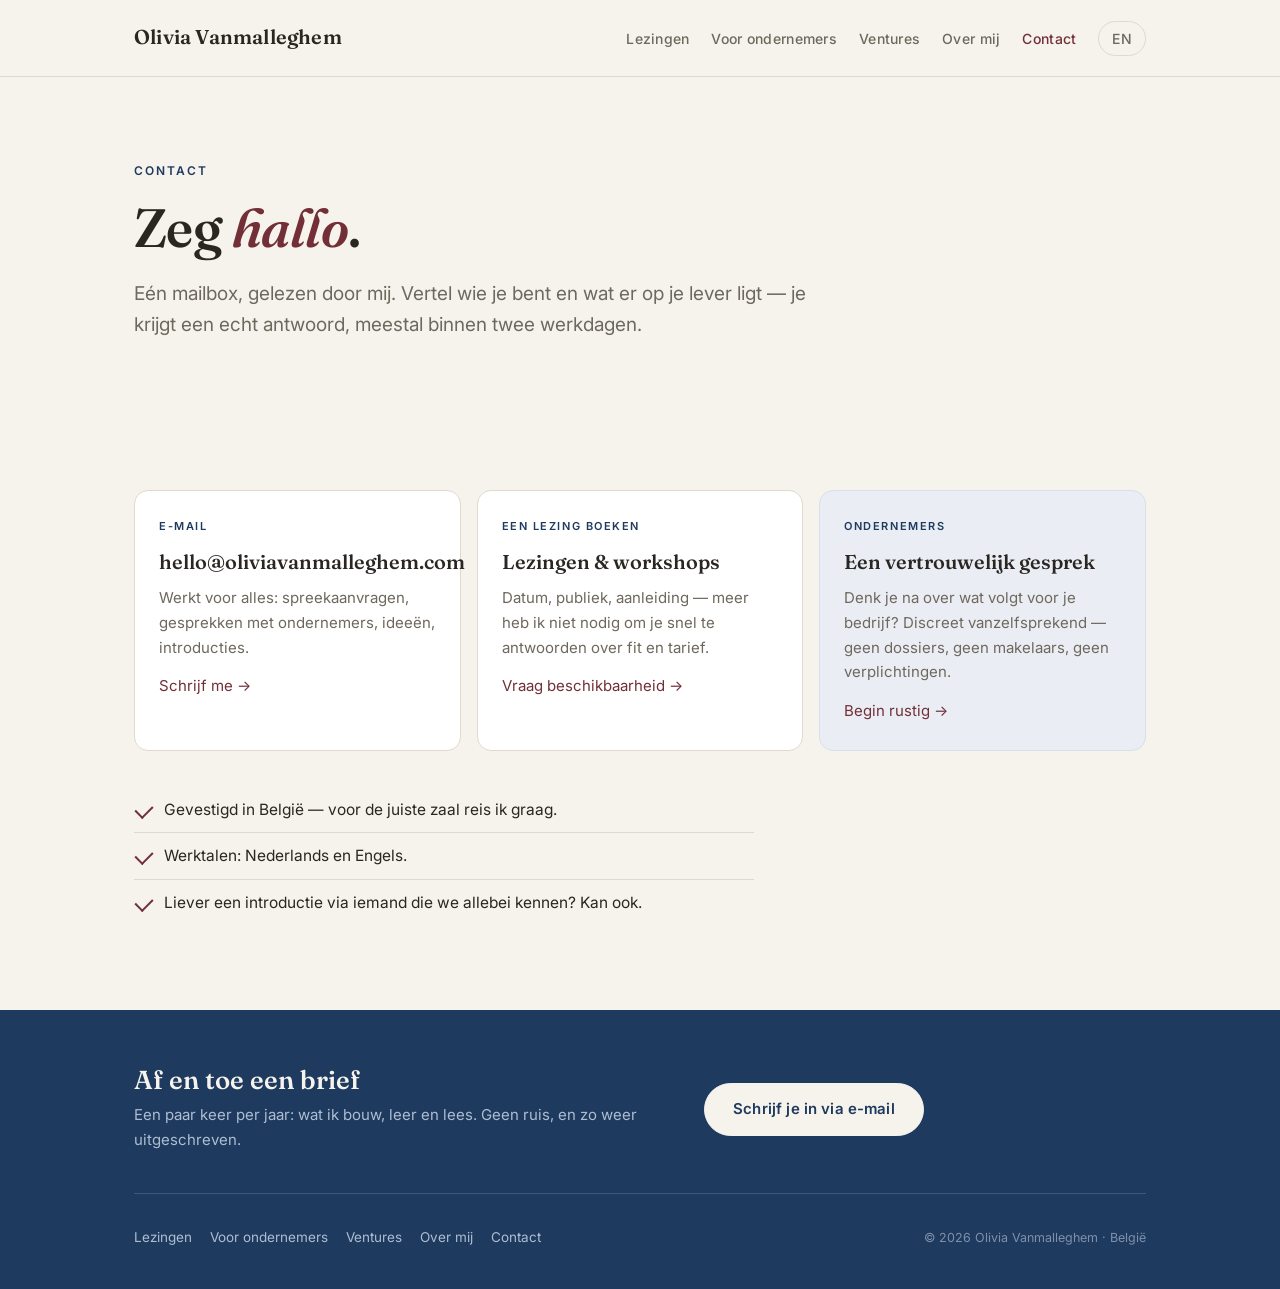
<file: sites/olivia-vanmalleghem/nl/contact.html>
<!DOCTYPE html>
<html lang="nl">
<head>
<meta charset="UTF-8">
<meta name="viewport" content="width=device-width, initial-scale=1.0">
<title>Contact — Olivia Vanmalleghem</title>
<meta name="description" content="Neem contact op met Olivia Vanmalleghem — spreekaanvragen, vertrouwelijke gesprekken voor ondernemers, of gewoon om hallo te zeggen.">
<link rel="preconnect" href="https://fonts.googleapis.com">
<link href="https://fonts.googleapis.com/css2?family=Fraunces:opsz,wght@9..144,500;9..144,560;9..144,600&family=Inter:wght@400;500;600&display=swap" rel="stylesheet">
<link rel="stylesheet" href="../assets/style.css">
</head>
<body>

<header class="site"><div class="head-in">
  <a class="brand" href="index.html">Olivia Vanmalleghem</a>
  <nav class="main">
    <a href="speaking.html">Lezingen</a>
    <a href="owners.html">Voor ondernemers</a>
    <a href="ventures.html">Ventures</a>
    <a href="about.html">Over mij</a>
    <a href="contact.html" aria-current="page">Contact</a>
    <a class="lang" href="../contact.html" hreflang="en" lang="en">EN</a>
  </nav>
</div></header>

<main>
  <section class="hero"><div class="wrap">
    <p class="eyebrow">Contact</p>
    <h1>Zeg <em>hallo</em>.</h1>
    <p class="lede">Eén mailbox, gelezen door mij. Vertel wie je bent en wat er op je
    lever ligt — je krijgt een echt antwoord, meestal binnen twee werkdagen.</p>
  </div></section>

  <section class="tight"><div class="wrap">
    <div class="cards">
      <div class="card">
        <span class="k">E-mail</span>
        <h3>hello@oliviavanmalleghem.com</h3>
        <p>Werkt voor alles: spreekaanvragen, gesprekken met ondernemers, ideeën,
        introducties.</p>
        <p><a href="mailto:hello@oliviavanmalleghem.com">Schrijf me →</a></p>
      </div>
      <div class="card">
        <span class="k">Een lezing boeken</span>
        <h3>Lezingen &amp; workshops</h3>
        <p>Datum, publiek, aanleiding — meer heb ik niet nodig om je snel te antwoorden
        over fit en tarief.</p>
        <!-- TODO: replace mailto with a Cal.com/Calendly link once a booking tool is chosen -->
        <p><a href="mailto:hello@oliviavanmalleghem.com?subject=Spreekaanvraag">Vraag beschikbaarheid →</a></p>
      </div>
      <div class="card tinted">
        <span class="k">Ondernemers</span>
        <h3>Een vertrouwelijk gesprek</h3>
        <p>Denk je na over wat volgt voor je bedrijf? Discreet vanzelfsprekend — geen
        dossiers, geen makelaars, geen verplichtingen.</p>
        <p><a href="mailto:hello@oliviavanmalleghem.com?subject=Vertrouwelijk%20gesprek">Begin rustig →</a></p>
      </div>
    </div>
    <ul class="checks" style="margin-top:36px;">
      <li>Gevestigd in België — voor de juiste zaal reis ik graag.</li>
      <li>Werktalen: Nederlands en Engels.</li>
      <li>Liever een introductie via iemand die we allebei kennen? Kan ook.</li>
    </ul>
  </div></section>
</main>

<footer class="site"><div class="foot-in">
  <div class="news">
    <div>
      <h2>Af en toe een brief</h2>
      <p>Een paar keer per jaar: wat ik bouw, leer en lees. Geen ruis, en zo weer uitgeschreven.</p>
    </div>
    <!-- TODO: replace this mailto stub with a real newsletter provider embed (e.g. Buttondown) -->
    <a class="btn" href="mailto:hello@oliviavanmalleghem.com?subject=Inschrijven%20nieuwsbrief">Schrijf je in via e-mail</a>
  </div>
  <div class="foot-row">
    <nav>
      <a href="speaking.html">Lezingen</a>
      <a href="owners.html">Voor ondernemers</a>
      <a href="ventures.html">Ventures</a>
      <a href="about.html">Over mij</a>
      <a href="contact.html">Contact</a>
    </nav>
    <span class="fine">© 2026 Olivia Vanmalleghem · België</span>
  </div>
</div></footer>

</body>
</html>
</file>
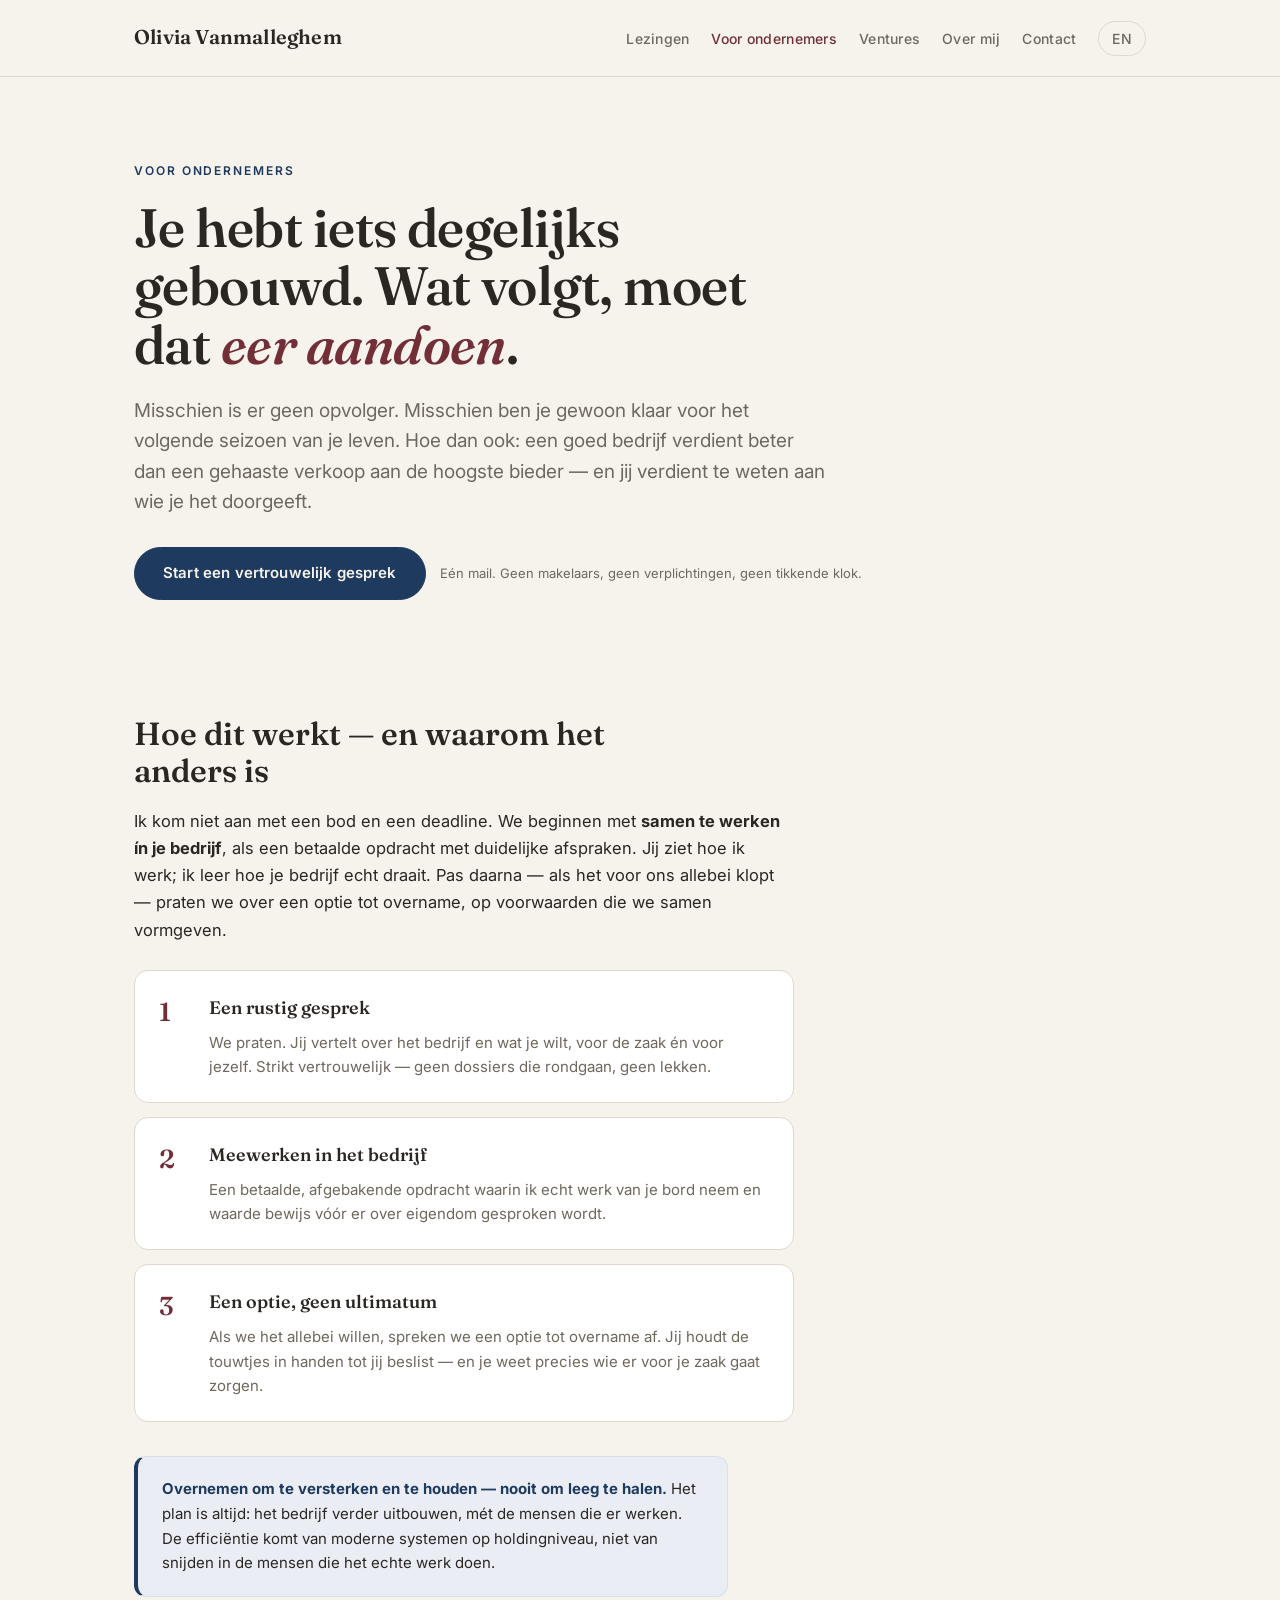
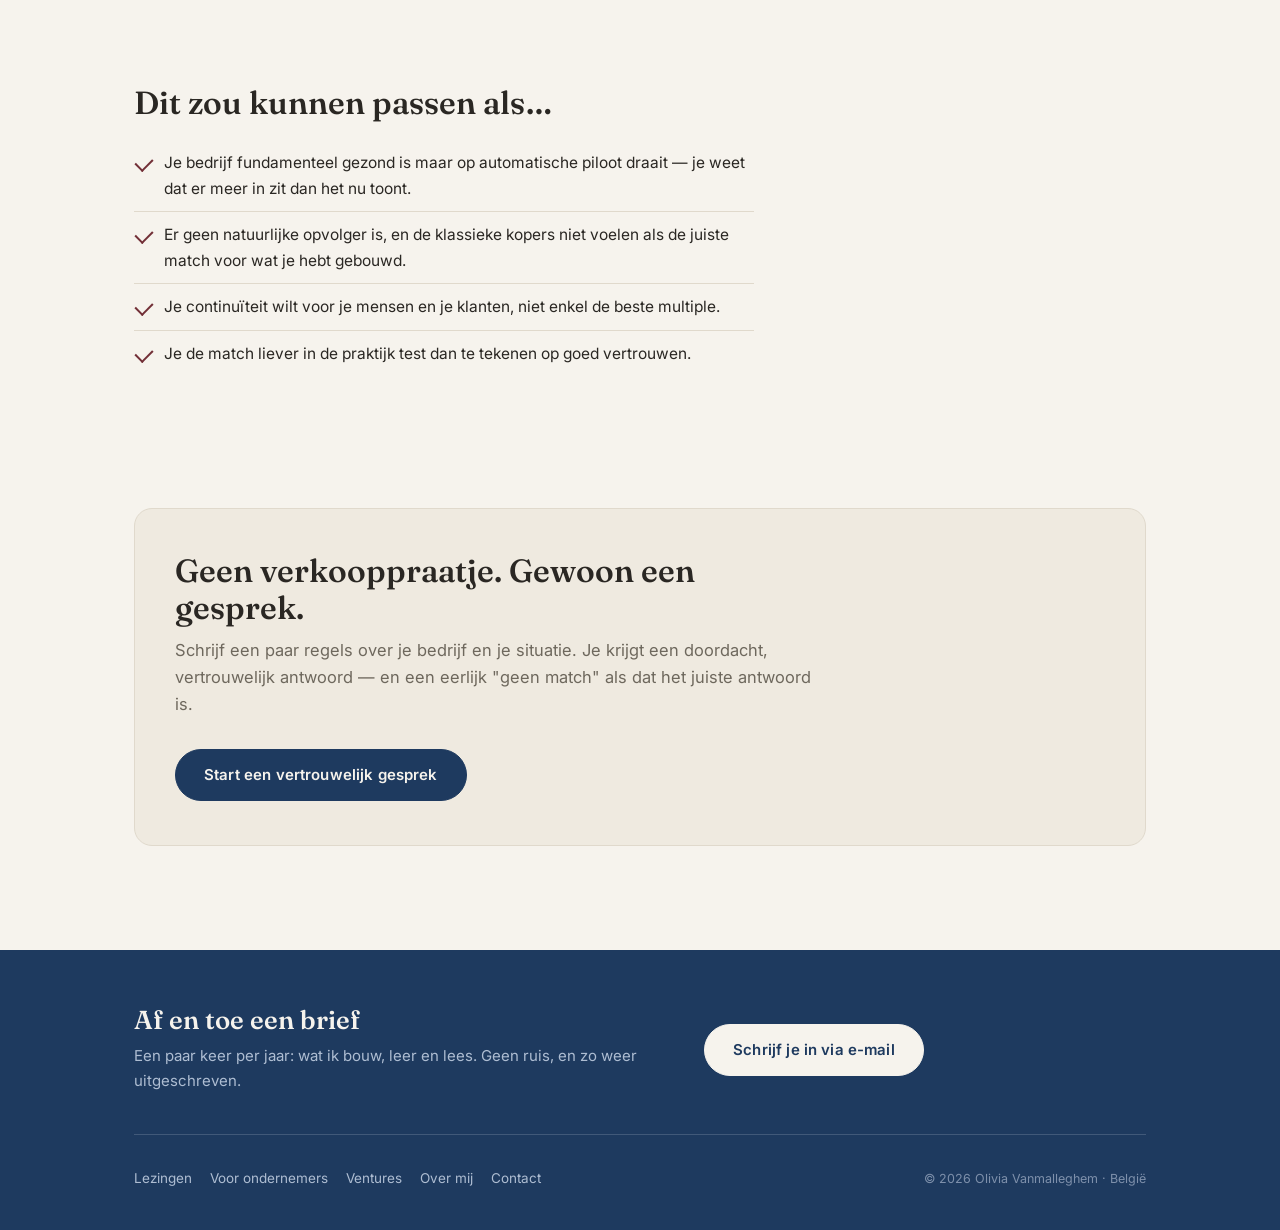
<file: sites/olivia-vanmalleghem/nl/owners.html>
<!DOCTYPE html>
<html lang="nl">
<head>
<meta charset="UTF-8">
<meta name="viewport" content="width=device-width, initial-scale=1.0">
<title>Voor ondernemers — Olivia Vanmalleghem</title>
<meta name="description" content="Een discreet traject zonder druk voor eigenaars van gezonde Belgische bedrijven die nadenken over wat volgt. Eerst samenwerken, daarna pas een optie tot overname — houden en versterken, nooit leeghalen.">
<link rel="preconnect" href="https://fonts.googleapis.com">
<link href="https://fonts.googleapis.com/css2?family=Fraunces:opsz,wght@9..144,500;9..144,560;9..144,600&family=Inter:wght@400;500;600&display=swap" rel="stylesheet">
<link rel="stylesheet" href="../assets/style.css">
</head>
<body>

<header class="site"><div class="head-in">
  <a class="brand" href="index.html">Olivia Vanmalleghem</a>
  <nav class="main">
    <a href="speaking.html">Lezingen</a>
    <a href="owners.html" aria-current="page">Voor ondernemers</a>
    <a href="ventures.html">Ventures</a>
    <a href="about.html">Over mij</a>
    <a href="contact.html">Contact</a>
    <a class="lang" href="../owners.html" hreflang="en" lang="en">EN</a>
  </nav>
</div></header>

<main>
  <section class="hero"><div class="wrap">
    <p class="eyebrow">Voor ondernemers</p>
    <h1>Je hebt iets degelijks gebouwd. Wat volgt, moet dat <em>eer aandoen</em>.</h1>
    <p class="lede">Misschien is er geen opvolger. Misschien ben je gewoon klaar voor het
    volgende seizoen van je leven. Hoe dan ook: een goed bedrijf verdient beter dan een
    gehaaste verkoop aan de hoogste bieder — en jij verdient te weten aan wie je het
    doorgeeft.</p>
    <div class="cta-row">
      <a class="btn navy" href="mailto:hello@oliviavanmalleghem.com?subject=Vertrouwelijk%20gesprek">Start een vertrouwelijk gesprek</a>
      <span class="cta-note">Eén mail. Geen makelaars, geen verplichtingen, geen tikkende klok.</span>
    </div>
  </div></section>

  <section class="tight"><div class="wrap">
    <h2>Hoe dit werkt — en waarom het anders is</h2>
    <p>Ik kom niet aan met een bod en een deadline. We beginnen met <strong>samen te
    werken ín je bedrijf</strong>, als een betaalde opdracht met duidelijke afspraken.
    Jij ziet hoe ik werk; ik leer hoe je bedrijf echt draait. Pas daarna — als het voor
    ons allebei klopt — praten we over een optie tot overname, op voorwaarden die we
    samen vormgeven.</p>
    <ol class="steps">
      <li>
        <h3>Een rustig gesprek</h3>
        <p>We praten. Jij vertelt over het bedrijf en wat je wilt, voor de zaak én voor
        jezelf. Strikt vertrouwelijk — geen dossiers die rondgaan, geen lekken.</p>
      </li>
      <li>
        <h3>Meewerken in het bedrijf</h3>
        <p>Een betaalde, afgebakende opdracht waarin ik echt werk van je bord neem en
        waarde bewijs vóór er over eigendom gesproken wordt.</p>
      </li>
      <li>
        <h3>Een optie, geen ultimatum</h3>
        <p>Als we het allebei willen, spreken we een optie tot overname af. Jij houdt de
        touwtjes in handen tot jij beslist — en je weet precies wie er voor je zaak gaat
        zorgen.</p>
      </li>
    </ol>
    <div class="navy-note">
      <strong>Overnemen om te versterken en te houden — nooit om leeg te halen.</strong>
      Het plan is altijd: het bedrijf verder uitbouwen, mét de mensen die er werken. De
      efficiëntie komt van moderne systemen op holdingniveau, niet van snijden in de
      mensen die het echte werk doen.
    </div>
  </div></section>

  <section class="tight"><div class="wrap">
    <h2>Dit zou kunnen passen als…</h2>
    <ul class="checks">
      <li>Je bedrijf fundamenteel gezond is maar op automatische piloot draait — je weet
      dat er meer in zit dan het nu toont.</li>
      <li>Er geen natuurlijke opvolger is, en de klassieke kopers niet voelen als de
      juiste match voor wat je hebt gebouwd.</li>
      <li>Je continuïteit wilt voor je mensen en je klanten, niet enkel de beste
      multiple.</li>
      <li>Je de match liever in de praktijk test dan te tekenen op goed vertrouwen.</li>
    </ul>
  </div></section>

  <section><div class="wrap">
    <div class="cta-panel">
      <h2>Geen verkooppraatje. Gewoon een gesprek.</h2>
      <p>Schrijf een paar regels over je bedrijf en je situatie. Je krijgt een doordacht,
      vertrouwelijk antwoord — en een eerlijk "geen match" als dat het juiste antwoord
      is.</p>
      <div class="cta-row">
        <a class="btn navy" href="mailto:hello@oliviavanmalleghem.com?subject=Vertrouwelijk%20gesprek">Start een vertrouwelijk gesprek</a>
      </div>
    </div>
  </div></section>
</main>

<footer class="site"><div class="foot-in">
  <div class="news">
    <div>
      <h2>Af en toe een brief</h2>
      <p>Een paar keer per jaar: wat ik bouw, leer en lees. Geen ruis, en zo weer uitgeschreven.</p>
    </div>
    <!-- TODO: replace this mailto stub with a real newsletter provider embed (e.g. Buttondown) -->
    <a class="btn" href="mailto:hello@oliviavanmalleghem.com?subject=Inschrijven%20nieuwsbrief">Schrijf je in via e-mail</a>
  </div>
  <div class="foot-row">
    <nav>
      <a href="speaking.html">Lezingen</a>
      <a href="owners.html">Voor ondernemers</a>
      <a href="ventures.html">Ventures</a>
      <a href="about.html">Over mij</a>
      <a href="contact.html">Contact</a>
    </nav>
    <span class="fine">© 2026 Olivia Vanmalleghem · België</span>
  </div>
</div></footer>

</body>
</html>
</file>
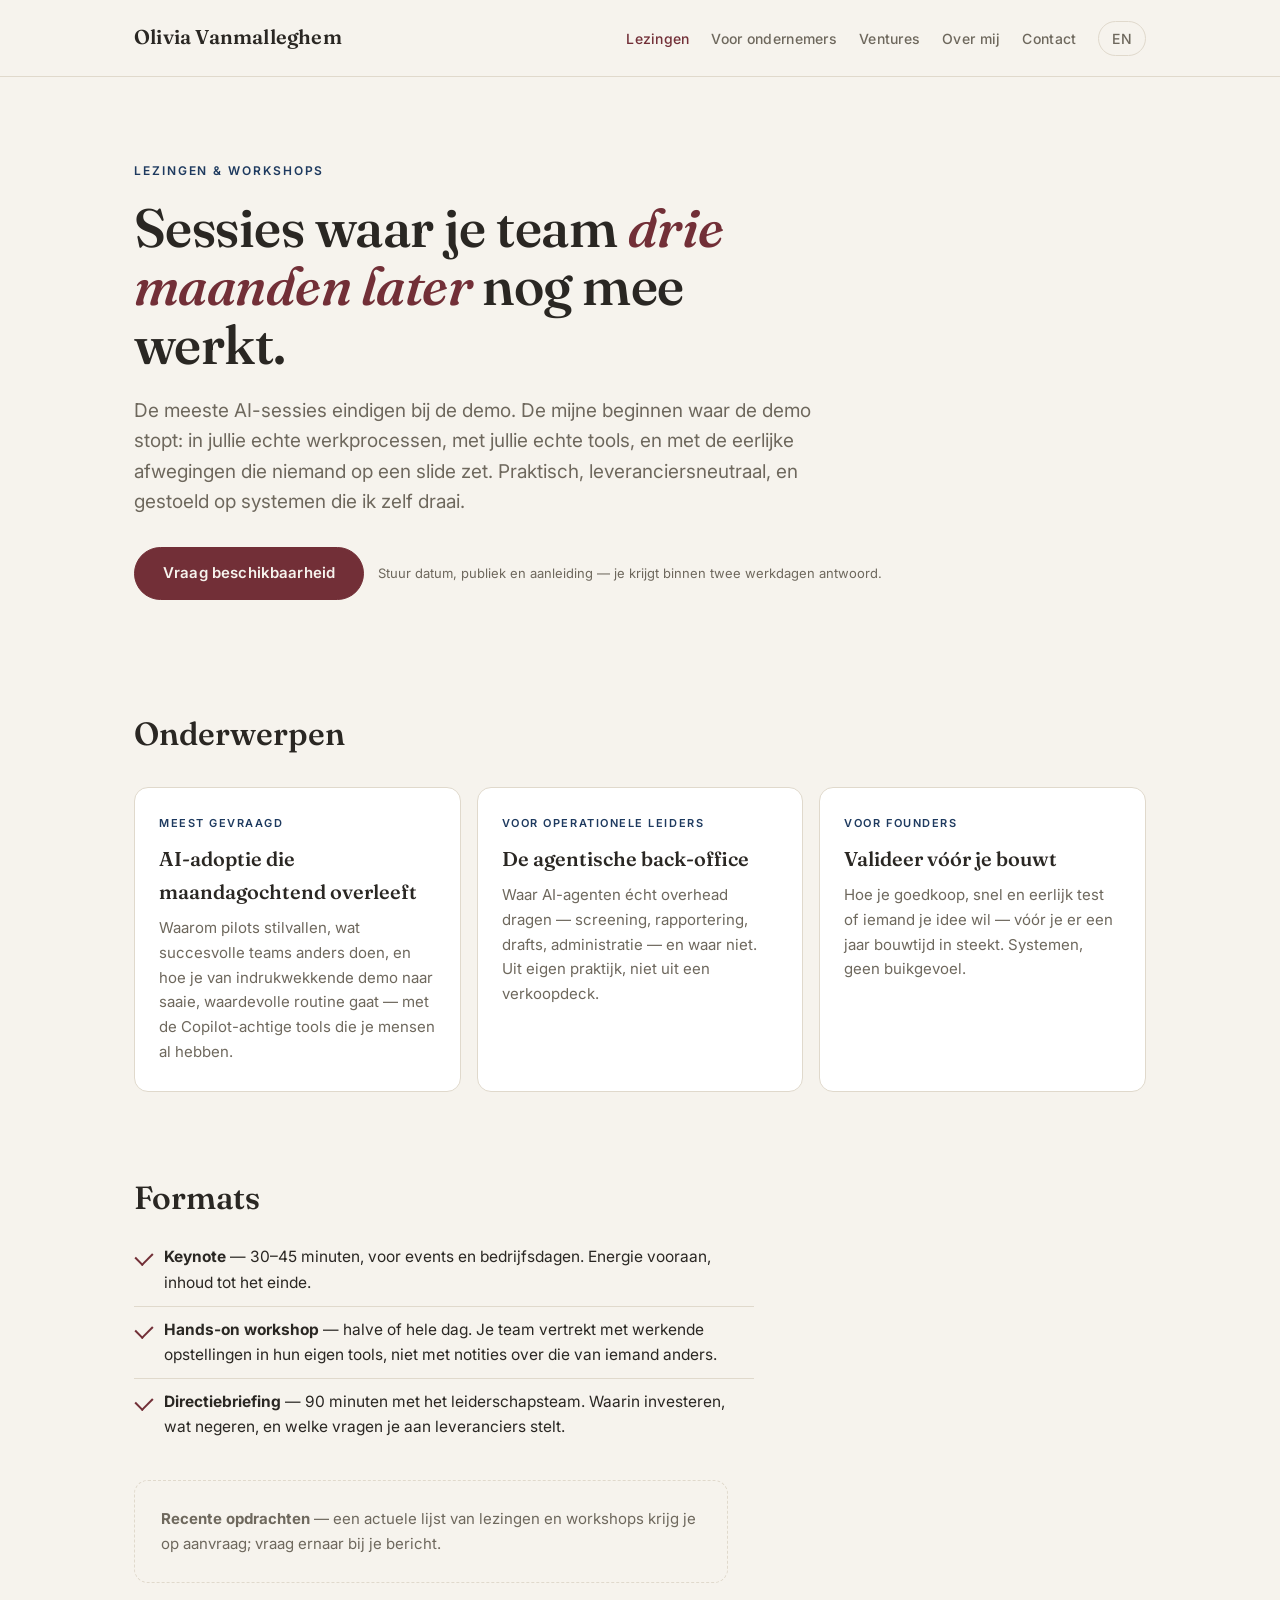
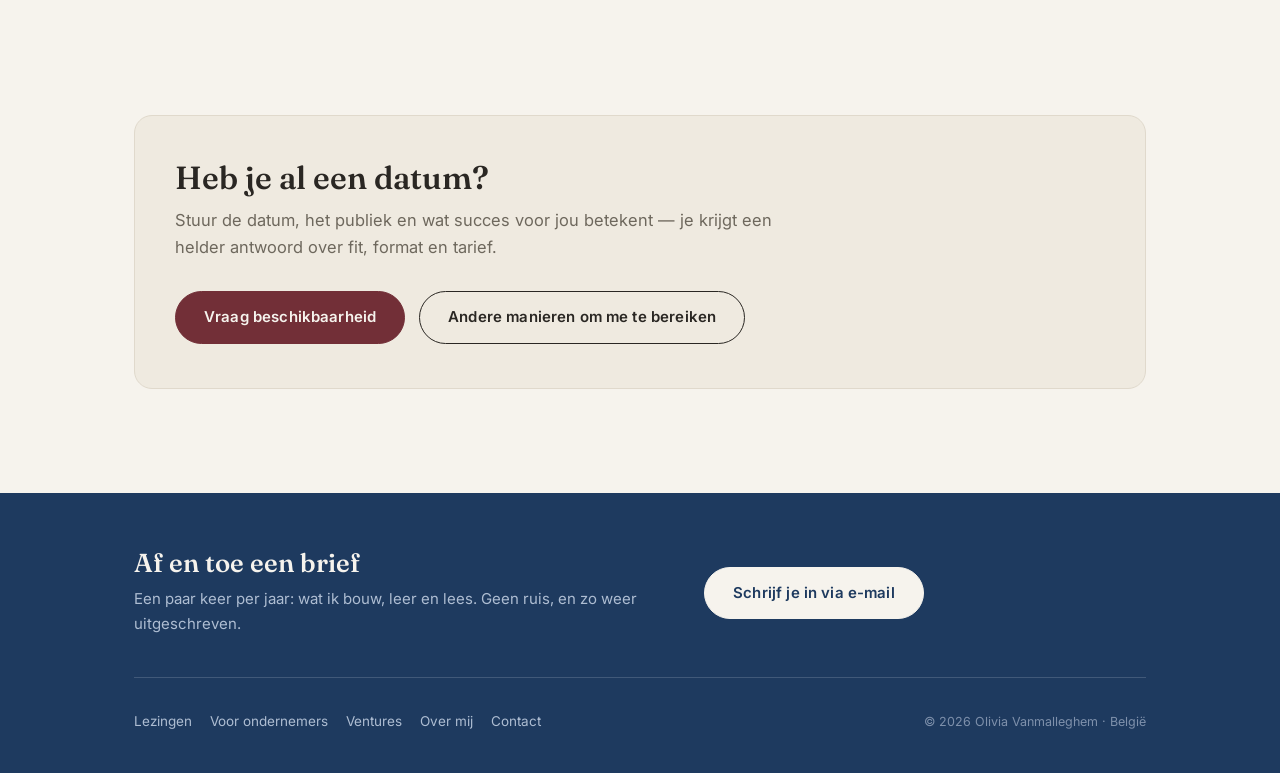
<file: sites/olivia-vanmalleghem/nl/speaking.html>
<!DOCTYPE html>
<html lang="nl">
<head>
<meta charset="UTF-8">
<meta name="viewport" content="width=device-width, initial-scale=1.0">
<title>Lezingen &amp; workshops — Olivia Vanmalleghem</title>
<meta name="description" content="Keynotes, hands-on workshops en directiebriefings over praktische AI-adoptie en agent-systemen, door Olivia Vanmalleghem.">
<link rel="preconnect" href="https://fonts.googleapis.com">
<link href="https://fonts.googleapis.com/css2?family=Fraunces:opsz,wght@9..144,500;9..144,560;9..144,600&family=Inter:wght@400;500;600&display=swap" rel="stylesheet">
<link rel="stylesheet" href="../assets/style.css">
</head>
<body>

<header class="site"><div class="head-in">
  <a class="brand" href="index.html">Olivia Vanmalleghem</a>
  <nav class="main">
    <a href="speaking.html" aria-current="page">Lezingen</a>
    <a href="owners.html">Voor ondernemers</a>
    <a href="ventures.html">Ventures</a>
    <a href="about.html">Over mij</a>
    <a href="contact.html">Contact</a>
    <a class="lang" href="../speaking.html" hreflang="en" lang="en">EN</a>
  </nav>
</div></header>

<main>
  <section class="hero"><div class="wrap">
    <p class="eyebrow">Lezingen &amp; workshops</p>
    <h1>Sessies waar je team <em>drie maanden later</em> nog mee werkt.</h1>
    <p class="lede">De meeste AI-sessies eindigen bij de demo. De mijne beginnen waar de
    demo stopt: in jullie echte werkprocessen, met jullie echte tools, en met de eerlijke
    afwegingen die niemand op een slide zet. Praktisch, leveranciersneutraal, en gestoeld
    op systemen die ik zelf draai.</p>
    <div class="cta-row">
      <!-- TODO: replace mailto with a Cal.com/Calendly link once a booking tool is chosen -->
      <a class="btn" href="mailto:hello@oliviavanmalleghem.com?subject=Spreekaanvraag">Vraag beschikbaarheid</a>
      <span class="cta-note">Stuur datum, publiek en aanleiding — je krijgt binnen twee werkdagen antwoord.</span>
    </div>
  </div></section>

  <section class="tight"><div class="wrap">
    <h2>Onderwerpen</h2>
    <div class="cards">
      <div class="card">
        <span class="k">Meest gevraagd</span>
        <h3>AI-adoptie die maandagochtend overleeft</h3>
        <p>Waarom pilots stilvallen, wat succesvolle teams anders doen, en hoe je van
        indrukwekkende demo naar saaie, waardevolle routine gaat — met de Copilot-achtige
        tools die je mensen al hebben.</p>
      </div>
      <div class="card">
        <span class="k">Voor operationele leiders</span>
        <h3>De agentische back-office</h3>
        <p>Waar AI-agenten écht overhead dragen — screening, rapportering, drafts,
        administratie — en waar niet. Uit eigen praktijk, niet uit een verkoopdeck.</p>
      </div>
      <div class="card">
        <span class="k">Voor founders</span>
        <h3>Valideer vóór je bouwt</h3>
        <p>Hoe je goedkoop, snel en eerlijk test of iemand je idee wil — vóór je er een
        jaar bouwtijd in steekt. Systemen, geen buikgevoel.</p>
      </div>
    </div>
  </div></section>

  <section class="tight"><div class="wrap">
    <h2>Formats</h2>
    <ul class="checks">
      <li><strong>Keynote</strong> — 30–45 minuten, voor events en bedrijfsdagen. Energie
      vooraan, inhoud tot het einde.</li>
      <li><strong>Hands-on workshop</strong> — halve of hele dag. Je team vertrekt met
      werkende opstellingen in hun eigen tools, niet met notities over die van iemand
      anders.</li>
      <li><strong>Directiebriefing</strong> — 90 minuten met het leiderschapsteam. Waarin
      investeren, wat negeren, en welke vragen je aan leveranciers stelt.</li>
    </ul>
    <div class="placeholder">
      <!-- TODO: replace with a real list of engagements once provided -->
      <strong>Recente opdrachten</strong> — een actuele lijst van lezingen en workshops
      krijg je op aanvraag; vraag ernaar bij je bericht.
    </div>
  </div></section>

  <section><div class="wrap">
    <div class="cta-panel">
      <h2>Heb je al een datum?</h2>
      <p>Stuur de datum, het publiek en wat succes voor jou betekent — je krijgt een
      helder antwoord over fit, format en tarief.</p>
      <div class="cta-row">
        <!-- TODO: replace mailto with a Cal.com/Calendly link once a booking tool is chosen -->
        <a class="btn" href="mailto:hello@oliviavanmalleghem.com?subject=Spreekaanvraag">Vraag beschikbaarheid</a>
        <a class="btn ghost" href="contact.html">Andere manieren om me te bereiken</a>
      </div>
    </div>
  </div></section>
</main>

<footer class="site"><div class="foot-in">
  <div class="news">
    <div>
      <h2>Af en toe een brief</h2>
      <p>Een paar keer per jaar: wat ik bouw, leer en lees. Geen ruis, en zo weer uitgeschreven.</p>
    </div>
    <!-- TODO: replace this mailto stub with a real newsletter provider embed (e.g. Buttondown) -->
    <a class="btn" href="mailto:hello@oliviavanmalleghem.com?subject=Inschrijven%20nieuwsbrief">Schrijf je in via e-mail</a>
  </div>
  <div class="foot-row">
    <nav>
      <a href="speaking.html">Lezingen</a>
      <a href="owners.html">Voor ondernemers</a>
      <a href="ventures.html">Ventures</a>
      <a href="about.html">Over mij</a>
      <a href="contact.html">Contact</a>
    </nav>
    <span class="fine">© 2026 Olivia Vanmalleghem · België</span>
  </div>
</div></footer>

</body>
</html>
</file>
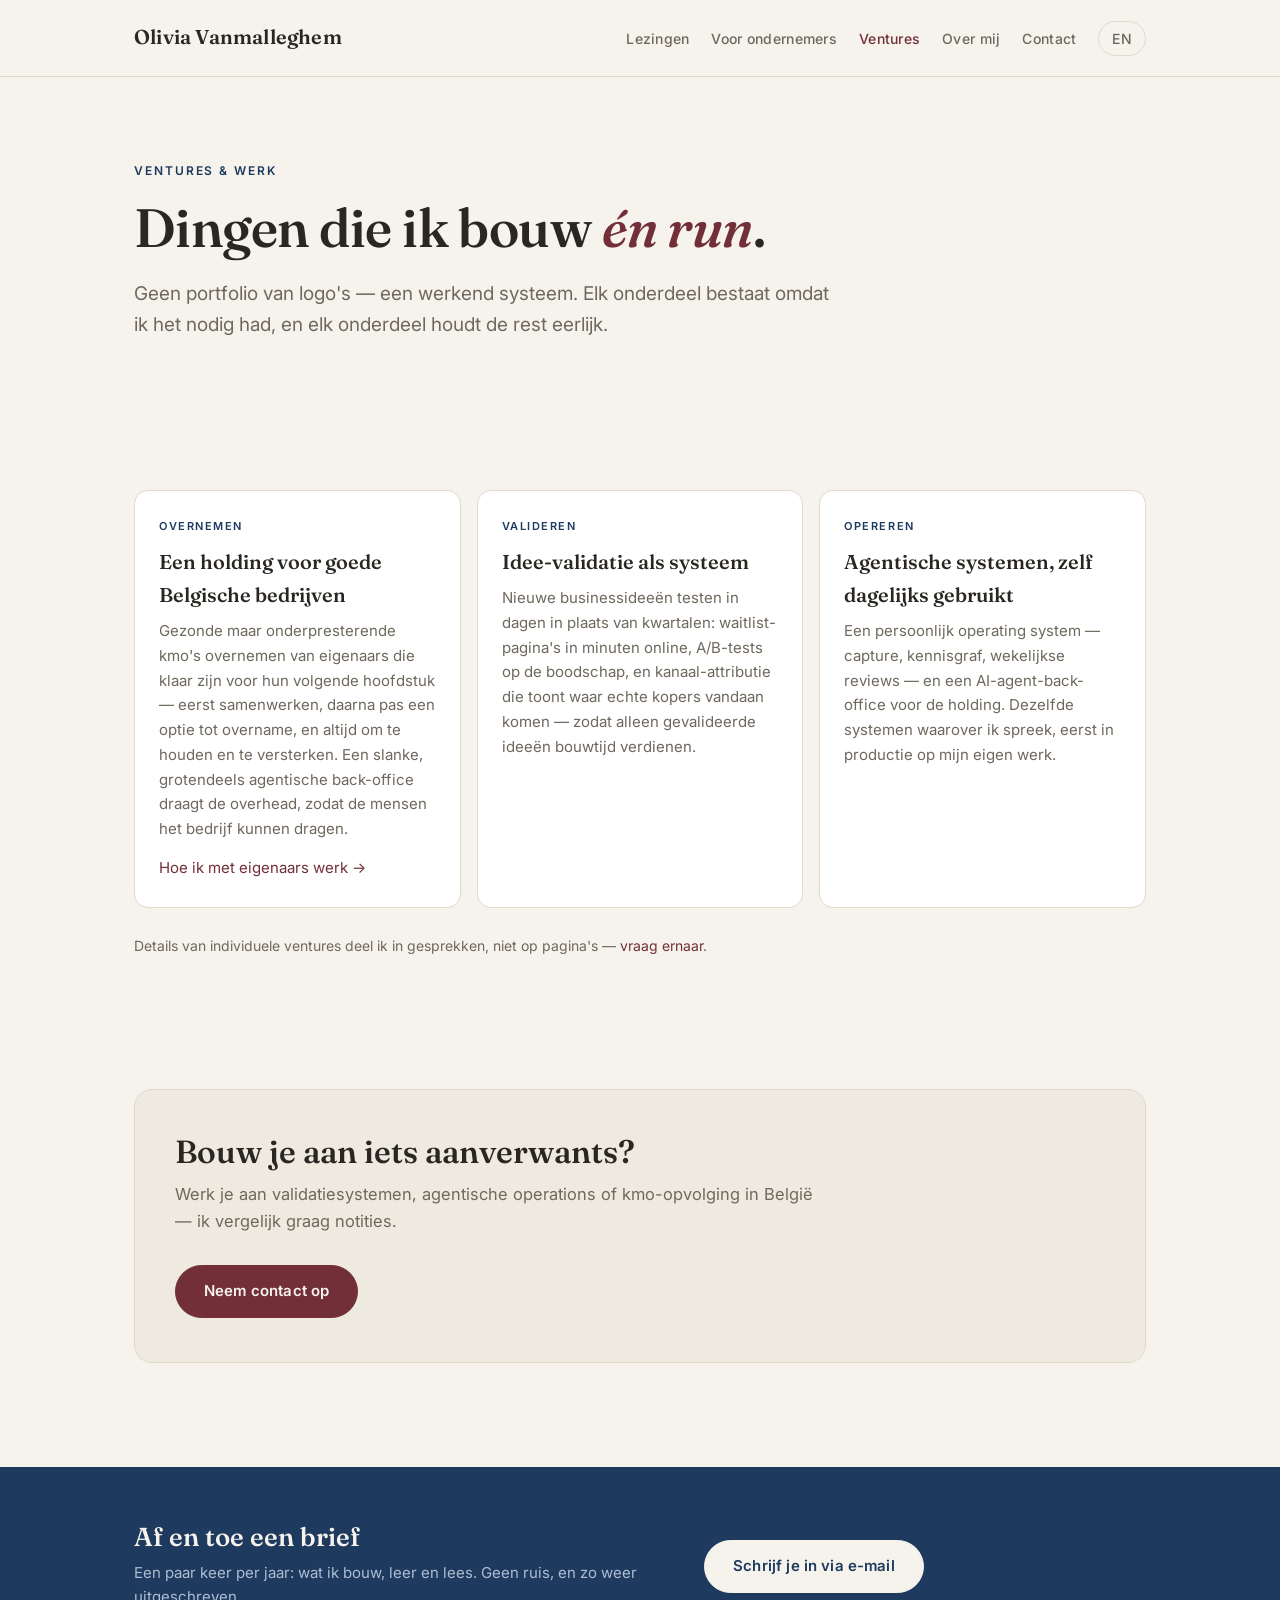
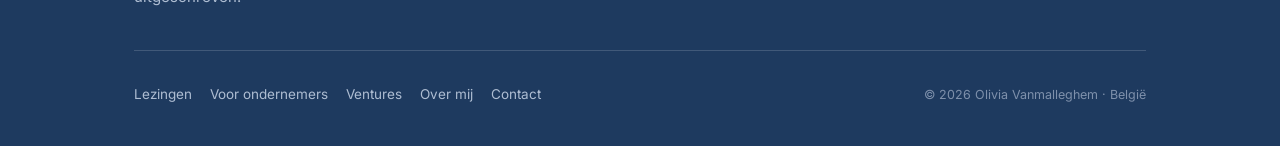
<file: sites/olivia-vanmalleghem/nl/ventures.html>
<!DOCTYPE html>
<html lang="nl">
<head>
<meta charset="UTF-8">
<meta name="viewport" content="width=device-width, initial-scale=1.0">
<title>Ventures &amp; werk — Olivia Vanmalleghem</title>
<meta name="description" content="Wat Olivia Vanmalleghem bouwt en runt: idee-validatiesystemen, een agentische back-office en een holding voor gezonde Belgische kmo's.">
<link rel="preconnect" href="https://fonts.googleapis.com">
<link href="https://fonts.googleapis.com/css2?family=Fraunces:opsz,wght@9..144,500;9..144,560;9..144,600&family=Inter:wght@400;500;600&display=swap" rel="stylesheet">
<link rel="stylesheet" href="../assets/style.css">
</head>
<body>

<header class="site"><div class="head-in">
  <a class="brand" href="index.html">Olivia Vanmalleghem</a>
  <nav class="main">
    <a href="speaking.html">Lezingen</a>
    <a href="owners.html">Voor ondernemers</a>
    <a href="ventures.html" aria-current="page">Ventures</a>
    <a href="about.html">Over mij</a>
    <a href="contact.html">Contact</a>
    <a class="lang" href="../ventures.html" hreflang="en" lang="en">EN</a>
  </nav>
</div></header>

<main>
  <section class="hero"><div class="wrap">
    <p class="eyebrow">Ventures &amp; werk</p>
    <h1>Dingen die ik bouw <em>én run</em>.</h1>
    <p class="lede">Geen portfolio van logo's — een werkend systeem. Elk onderdeel
    bestaat omdat ik het nodig had, en elk onderdeel houdt de rest eerlijk.</p>
  </div></section>

  <section class="tight"><div class="wrap">
    <div class="cards">
      <div class="card">
        <span class="k">Overnemen</span>
        <h3>Een holding voor goede Belgische bedrijven</h3>
        <p>Gezonde maar onderpresterende kmo's overnemen van eigenaars die klaar zijn
        voor hun volgende hoofdstuk — eerst samenwerken, daarna pas een optie tot
        overname, en altijd om te houden en te versterken. Een slanke, grotendeels
        agentische back-office draagt de overhead, zodat de mensen het bedrijf kunnen
        dragen.</p>
        <p><a href="owners.html">Hoe ik met eigenaars werk →</a></p>
      </div>
      <div class="card">
        <span class="k">Valideren</span>
        <h3>Idee-validatie als systeem</h3>
        <p>Nieuwe businessideeën testen in dagen in plaats van kwartalen: waitlist-pagina's
        in minuten online, A/B-tests op de boodschap, en kanaal-attributie die toont waar
        echte kopers vandaan komen — zodat alleen gevalideerde ideeën bouwtijd verdienen.</p>
      </div>
      <div class="card">
        <span class="k">Opereren</span>
        <h3>Agentische systemen, zelf dagelijks gebruikt</h3>
        <p>Een persoonlijk operating system — capture, kennisgraf, wekelijkse reviews —
        en een AI-agent-back-office voor de holding. Dezelfde systemen waarover ik
        spreek, eerst in productie op mijn eigen werk.</p>
      </div>
    </div>
    <p class="muted" style="margin-top:26px;font-size:14px;">Details van individuele
    ventures deel ik in gesprekken, niet op pagina's — <a href="contact.html">vraag
    ernaar</a>.</p>
  </div></section>

  <section><div class="wrap">
    <div class="cta-panel">
      <h2>Bouw je aan iets aanverwants?</h2>
      <p>Werk je aan validatiesystemen, agentische operations of kmo-opvolging in
      België — ik vergelijk graag notities.</p>
      <div class="cta-row">
        <a class="btn" href="mailto:hello@oliviavanmalleghem.com?subject=Notities%20vergelijken">Neem contact op</a>
      </div>
    </div>
  </div></section>
</main>

<footer class="site"><div class="foot-in">
  <div class="news">
    <div>
      <h2>Af en toe een brief</h2>
      <p>Een paar keer per jaar: wat ik bouw, leer en lees. Geen ruis, en zo weer uitgeschreven.</p>
    </div>
    <!-- TODO: replace this mailto stub with a real newsletter provider embed (e.g. Buttondown) -->
    <a class="btn" href="mailto:hello@oliviavanmalleghem.com?subject=Inschrijven%20nieuwsbrief">Schrijf je in via e-mail</a>
  </div>
  <div class="foot-row">
    <nav>
      <a href="speaking.html">Lezingen</a>
      <a href="owners.html">Voor ondernemers</a>
      <a href="ventures.html">Ventures</a>
      <a href="about.html">Over mij</a>
      <a href="contact.html">Contact</a>
    </nav>
    <span class="fine">© 2026 Olivia Vanmalleghem · België</span>
  </div>
</div></footer>

</body>
</html>
</file>
<file: sites/olivia-vanmalleghem/assets/style.css>
/* Olivia Vanmalleghem — personal professional site
   Design tokens per briefs/olivia-vanmalleghem-design-brief.md
   Warm editorial · warm neutrals + bordeaux + navy · Fraunces + Inter · zero JS */

:root{
  --paper:#F6F3ED;
  --cream:#EFEAE0;
  --ink:#2A2723;
  --muted:#6E685D;
  --line:#E0D9CC;
  --bordeaux:#722F37;
  --bordeaux-deep:#5A2129;
  --navy:#1E3A5F;
  --navy-tint:#EAEEF4;
  --serif:"Fraunces", Georgia, "Times New Roman", serif;
  --sans:"Inter", -apple-system, "Segoe UI", Roboto, sans-serif;
  --w:1060px;
}
*{margin:0;padding:0;box-sizing:border-box;}
html{scroll-behavior:smooth;}
body{
  background:var(--paper);color:var(--ink);
  font-family:var(--sans);font-size:16.5px;line-height:1.65;
  -webkit-font-smoothing:antialiased;
}
img{max-width:100%;display:block;}
a{color:var(--bordeaux);text-decoration:none;border-bottom:1px solid transparent;transition:border-color .15s ease,color .15s ease;}
a:hover{border-bottom-color:currentColor;}
::selection{background:var(--bordeaux);color:var(--paper);}
:focus-visible{outline:2px solid var(--bordeaux);outline-offset:3px;border-radius:2px;}

/* ---------- header ---------- */
header.site{
  border-bottom:1px solid var(--line);
  background:var(--paper);
}
.head-in{
  max-width:var(--w);margin:0 auto;padding:20px 24px;
  display:flex;align-items:baseline;justify-content:space-between;gap:18px;flex-wrap:wrap;
}
.brand{font-family:var(--serif);font-weight:600;font-size:20px;color:var(--ink);letter-spacing:.01em;}
.brand:hover{border-bottom-color:transparent;color:var(--bordeaux);}
nav.main{display:flex;gap:22px;align-items:baseline;flex-wrap:wrap;}
nav.main a{
  font-size:14px;font-weight:500;color:var(--muted);letter-spacing:.02em;
}
nav.main a:hover{color:var(--ink);}
nav.main a[aria-current="page"]{color:var(--bordeaux);}
.lang{
  font-size:12px;font-weight:600;letter-spacing:.1em;color:var(--navy);
  border:1px solid var(--line);border-radius:999px;padding:5px 13px;
}
.lang:hover{border-color:var(--navy);border-bottom-color:var(--navy);}

/* ---------- layout ---------- */
.wrap{max-width:var(--w);margin:0 auto;padding:0 24px;}
main{display:block;}
section{padding:64px 0;}
section.tight{padding:44px 0;}
.eyebrow{
  font-size:12px;font-weight:600;letter-spacing:.16em;text-transform:uppercase;
  color:var(--navy);margin-bottom:18px;
}
h1{
  font-family:var(--serif);font-weight:560;font-variation-settings:"opsz" 60;
  font-size:clamp(34px,5.4vw,54px);line-height:1.08;letter-spacing:-.01em;
  max-width:19ch;
}
h1 em{font-style:italic;color:var(--bordeaux);}
h2{
  font-family:var(--serif);font-weight:560;font-size:clamp(24px,3.4vw,32px);
  line-height:1.15;margin-bottom:18px;max-width:26ch;
}
h3{font-family:var(--serif);font-weight:560;font-size:20px;margin-bottom:8px;}
.lede{font-size:19px;line-height:1.6;color:var(--muted);max-width:58ch;margin-top:22px;}
p{max-width:65ch;}
p + p{margin-top:14px;}
.muted{color:var(--muted);}

/* ---------- buttons ---------- */
.btn{
  display:inline-block;font-weight:600;font-size:15px;letter-spacing:.01em;
  background:var(--bordeaux);color:var(--paper);border:1px solid var(--bordeaux);
  border-radius:999px;padding:13px 28px;transition:background .15s ease;
}
.btn:hover{background:var(--bordeaux-deep);border-color:var(--bordeaux-deep);border-bottom-color:var(--bordeaux-deep);}
.btn.ghost{background:transparent;color:var(--ink);border-color:var(--ink);}
.btn.ghost:hover{background:var(--ink);color:var(--paper);}
.btn.navy{background:var(--navy);border-color:var(--navy);}
.btn.navy:hover{background:#16293F;border-color:#16293F;}
.cta-row{display:flex;gap:14px;align-items:center;flex-wrap:wrap;margin-top:30px;}
.cta-note{font-size:13px;color:var(--muted);}

/* ---------- hero ---------- */
.hero{padding:84px 0 72px;}

/* ---------- the three doors ---------- */
.doors{display:grid;grid-template-columns:repeat(3,1fr);gap:16px;margin-top:8px;}
.door{
  display:flex;flex-direction:column;gap:10px;
  background:#FFFFFF;border:1px solid var(--line);border-radius:14px;
  padding:26px 24px 22px;color:var(--ink);
  transition:border-color .15s ease,transform .15s ease,box-shadow .15s ease;
}
.door:hover{
  border-color:var(--bordeaux);border-bottom-color:var(--bordeaux);
  transform:translateY(-2px);box-shadow:0 10px 28px rgba(42,39,35,.07);
}
.door .k{font-size:11px;font-weight:600;letter-spacing:.14em;text-transform:uppercase;color:var(--muted);}
.door h3{margin:0;font-size:21px;}
.door p{font-size:14.5px;color:var(--muted);}
.door .go{margin-top:auto;padding-top:10px;font-weight:600;font-size:14px;color:var(--bordeaux);}
.door:hover .go{text-decoration:none;}
.door.owners:hover{border-color:var(--navy);}
.door.owners .go{color:var(--navy);}

/* ---------- proof strip ---------- */
.strip{background:var(--cream);border-top:1px solid var(--line);border-bottom:1px solid var(--line);}
.cols{display:grid;grid-template-columns:repeat(3,1fr);gap:36px;}
.cols h3{font-size:18px;}
.cols p{font-size:14.5px;color:var(--muted);}

/* ---------- cards & lists ---------- */
.cards{display:grid;grid-template-columns:repeat(auto-fit,minmax(280px,1fr));gap:16px;margin-top:34px;}
.card{
  background:#FFFFFF;border:1px solid var(--line);border-radius:14px;padding:26px 24px;
}
.card.tinted{background:var(--navy-tint);border-color:#D7DFE9;}
.card p{font-size:15px;color:var(--muted);}
.card .k{font-size:11px;font-weight:600;letter-spacing:.14em;text-transform:uppercase;color:var(--navy);display:block;margin-bottom:10px;}
ul.checks{list-style:none;margin-top:18px;max-width:62ch;}
ul.checks li{
  padding:10px 0 10px 30px;position:relative;border-bottom:1px solid var(--line);
  font-size:15.5px;
}
ul.checks li:last-child{border-bottom:none;}
ul.checks li::before{
  content:'';position:absolute;left:2px;top:17px;width:14px;height:9px;
  border-left:2.5px solid var(--bordeaux);border-bottom:2.5px solid var(--bordeaux);
  transform:rotate(-45deg);
}
ol.steps{list-style:none;counter-reset:step;margin-top:26px;display:grid;gap:14px;max-width:66ch;}
ol.steps li{
  counter-increment:step;background:#FFFFFF;border:1px solid var(--line);border-radius:14px;
  padding:22px 24px 22px 74px;position:relative;
}
ol.steps li::before{
  content:counter(step);position:absolute;left:24px;top:20px;
  font-family:var(--serif);font-weight:560;font-size:26px;color:var(--bordeaux);
}
ol.steps h3{font-size:18px;}
ol.steps p{font-size:15px;color:var(--muted);}

/* ---------- owners-page accent ---------- */
.navy-note{
  background:var(--navy-tint);border:1px solid #D7DFE9;border-left:4px solid var(--navy);
  border-radius:12px;padding:20px 24px;margin-top:34px;max-width:66ch;
  font-size:15px;color:var(--ink);
}
.navy-note strong{color:var(--navy);}

/* ---------- about portrait placeholder ---------- */
.about-grid{display:grid;grid-template-columns:280px 1fr;gap:52px;align-items:start;}
.portrait{
  aspect-ratio:4/5;border-radius:16px;background:var(--navy);
  display:flex;align-items:center;justify-content:center;
  font-family:var(--serif);font-size:96px;font-weight:560;color:var(--paper);
}
.portrait small{display:none;}

/* ---------- placeholder panel ---------- */
.placeholder{
  border:1.5px dashed var(--line);border-radius:14px;padding:26px;margin-top:30px;
  color:var(--muted);font-size:15px;max-width:66ch;
}

/* ---------- CTA panel ---------- */
.cta-panel{
  background:var(--cream);border:1px solid var(--line);border-radius:18px;
  padding:44px 40px;margin-top:24px;
}
.cta-panel h2{margin-bottom:10px;}
.cta-panel p{color:var(--muted);}

/* ---------- footer ---------- */
footer.site{background:var(--navy);color:#DCE4EE;margin-top:40px;}
.foot-in{max-width:var(--w);margin:0 auto;padding:56px 24px 40px;}
.news{
  display:grid;grid-template-columns:1.2fr 1fr;gap:40px;align-items:center;
  border-bottom:1px solid rgba(220,228,238,.18);padding-bottom:40px;margin-bottom:32px;
}
.news h2{color:#F6F3ED;margin-bottom:8px;font-size:26px;}
.news p{color:#AEBDD2;font-size:15px;}
.news .btn{background:var(--paper);color:var(--navy);border-color:var(--paper);justify-self:start;}
.news .btn:hover{background:#E7E1D4;border-color:#E7E1D4;}
.foot-row{display:flex;justify-content:space-between;gap:20px;flex-wrap:wrap;align-items:baseline;}
.foot-row nav{display:flex;gap:18px;flex-wrap:wrap;}
.foot-row a{color:#AEBDD2;font-size:13.5px;}
.foot-row a:hover{color:#F6F3ED;}
.foot-row .fine{font-size:12.5px;color:#7E90AB;}

/* ---------- responsive ---------- */
@media(max-width:860px){
  .doors{grid-template-columns:1fr;}
  .cols{grid-template-columns:1fr;gap:24px;}
  .about-grid{grid-template-columns:1fr;gap:30px;}
  .portrait{max-width:240px;}
  .news{grid-template-columns:1fr;gap:18px;}
  .news .btn{justify-self:start;}
  .hero{padding:56px 0 48px;}
  section{padding:48px 0;}
}
</file>
